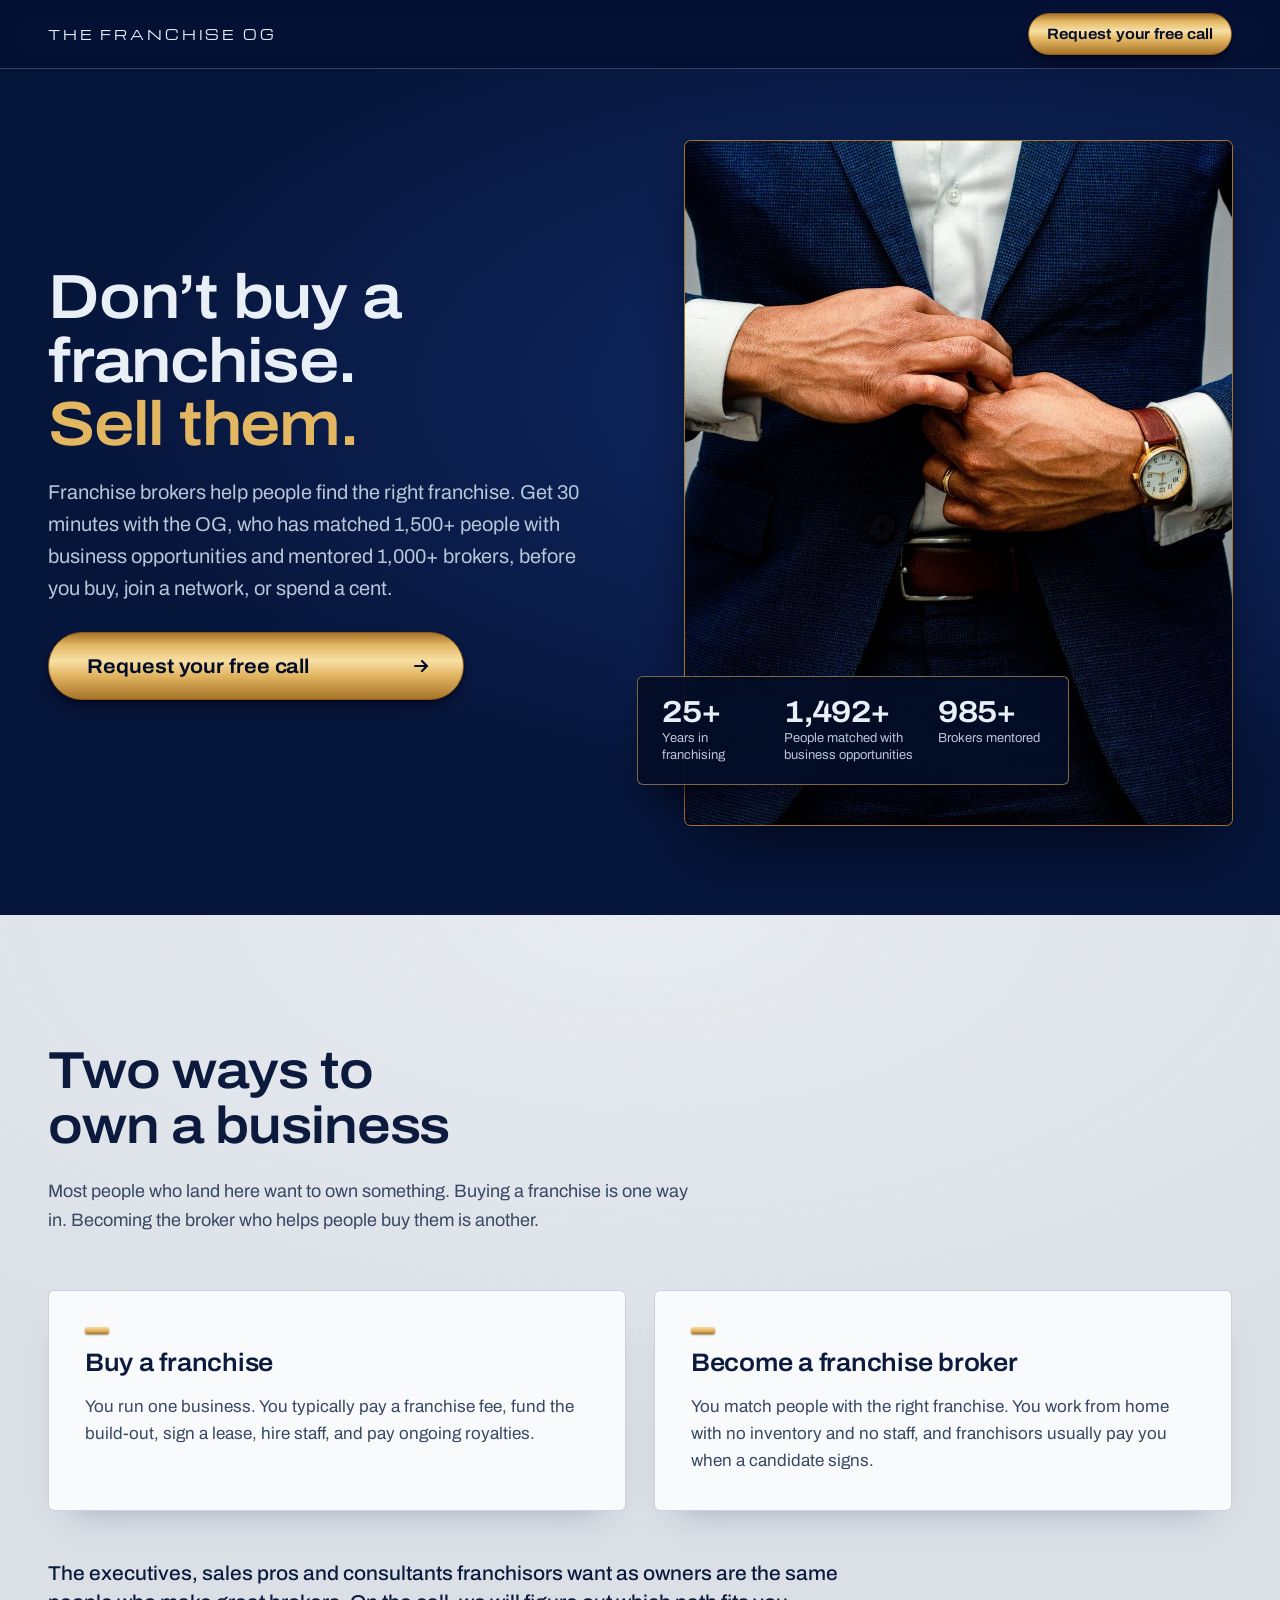
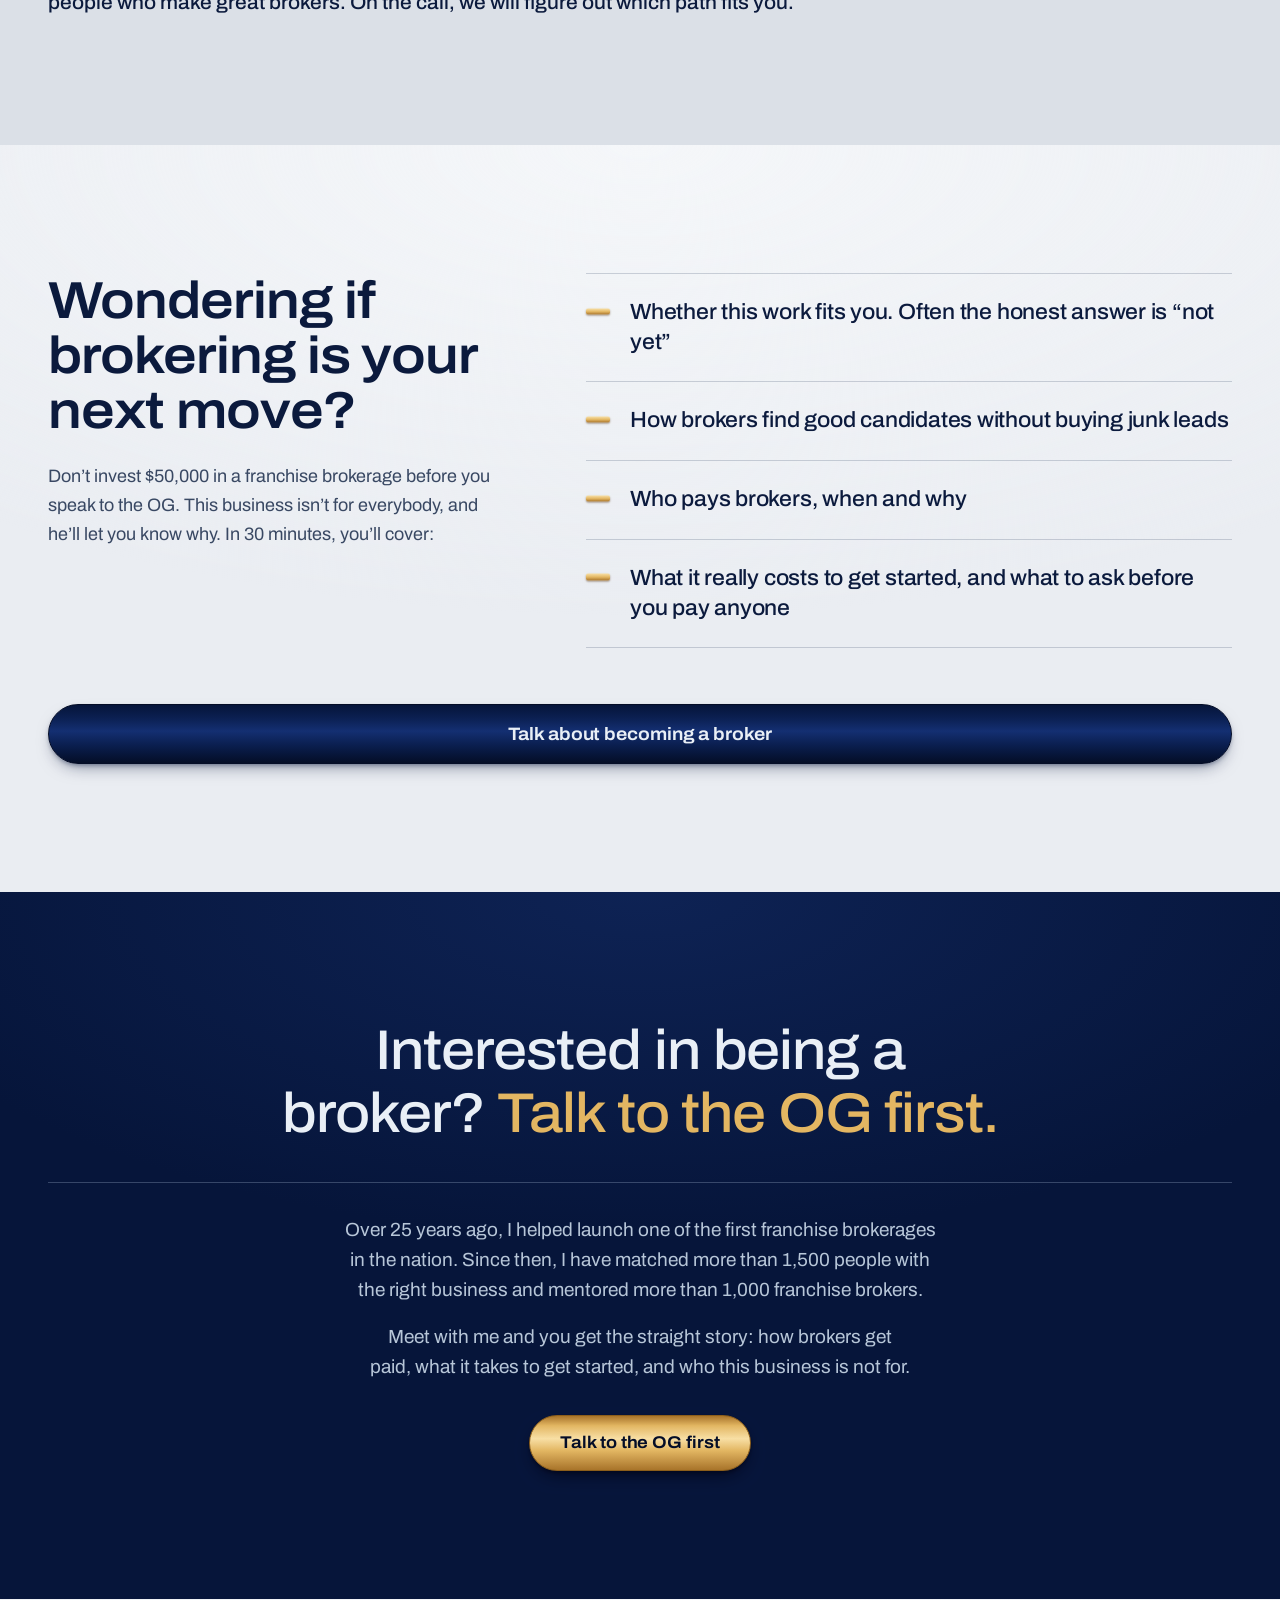
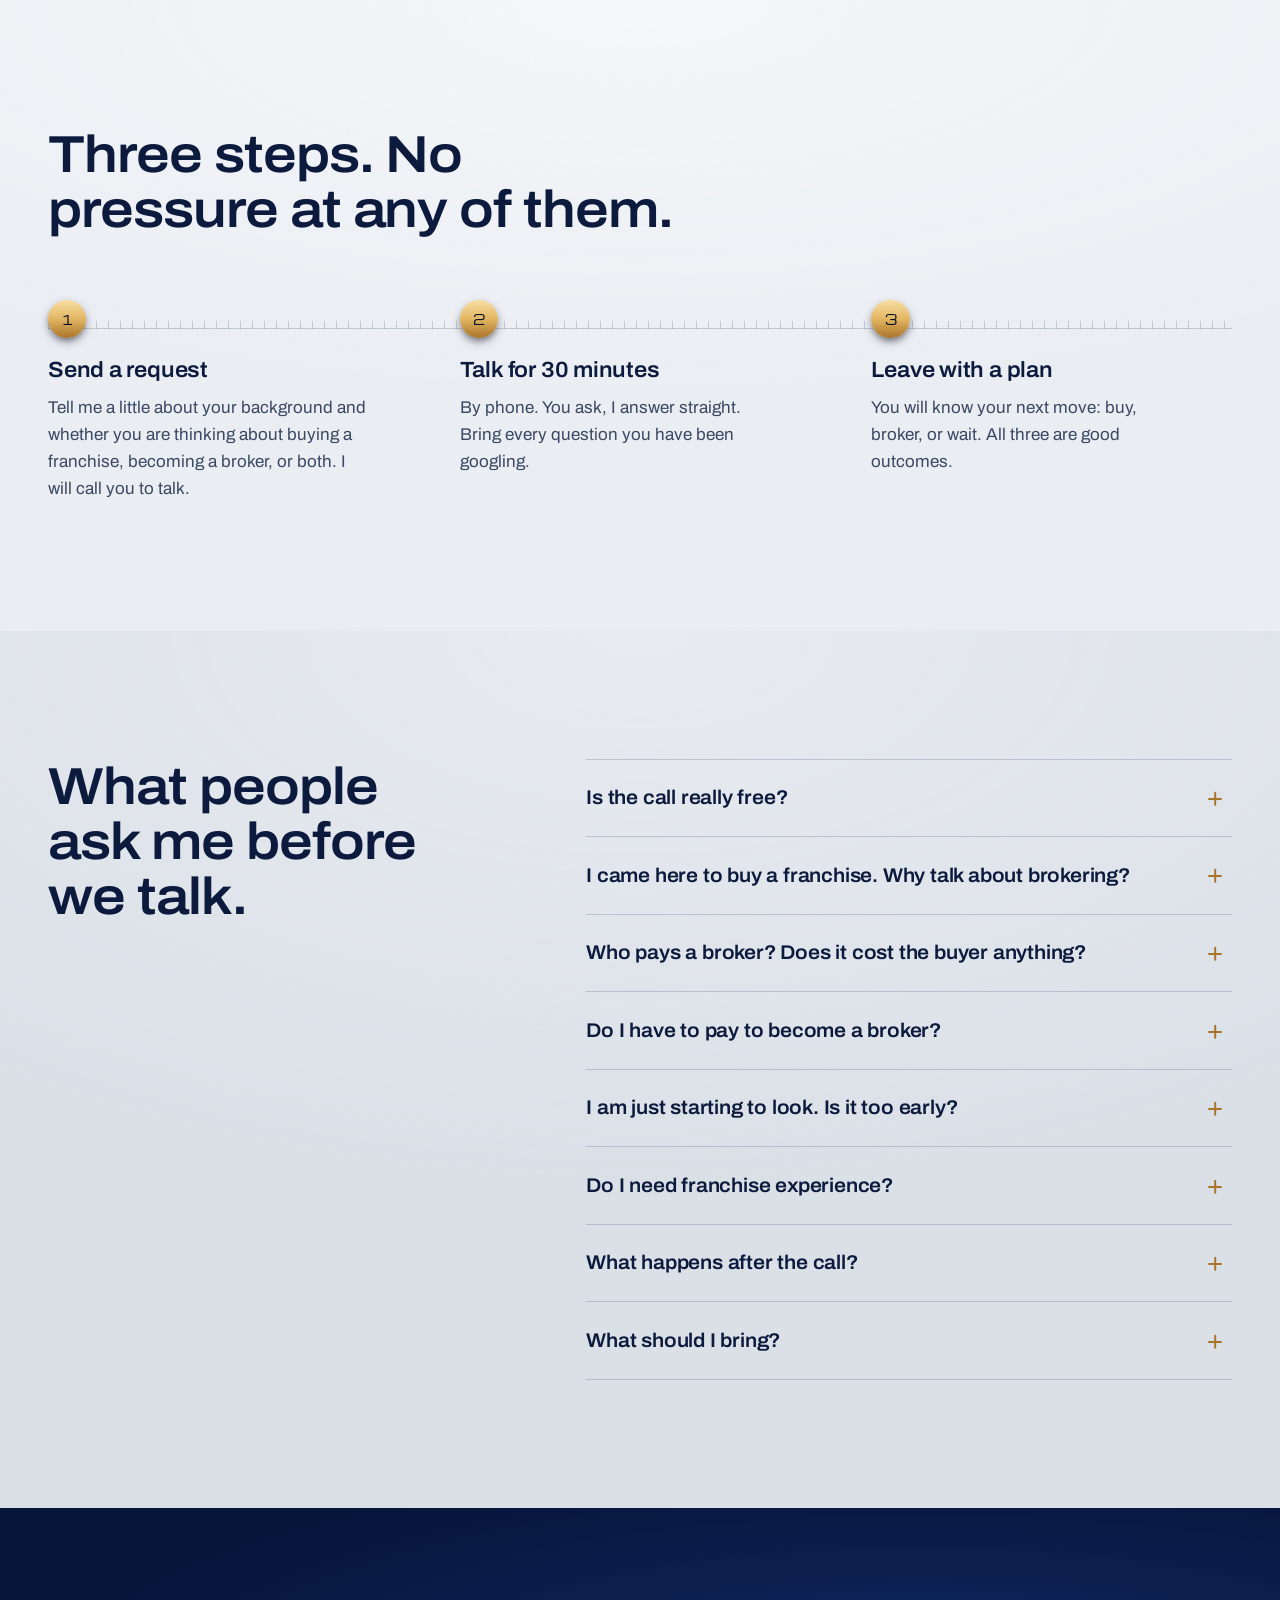
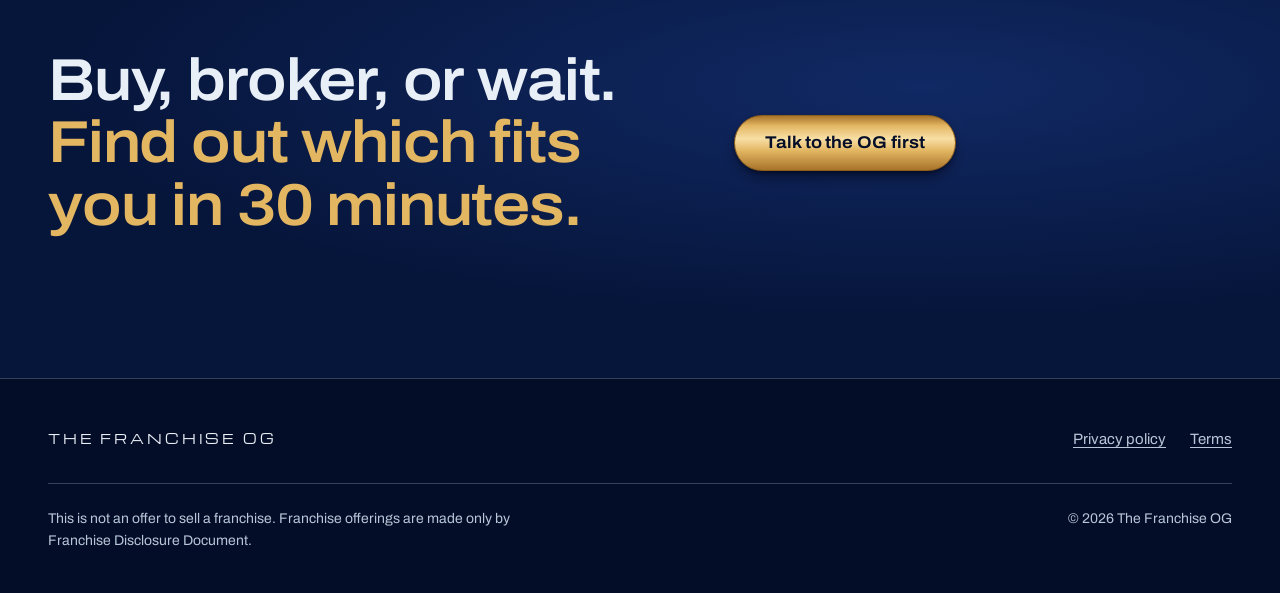
<file: index.html>
<!doctype html>
<html lang="en">
<head>
  <meta charset="utf-8">
  <meta name="viewport" content="width=device-width, initial-scale=1">
  <title>Thinking about buying a franchise? Talk to The Franchise OG first</title>
  <meta name="description" content="Before you buy a franchise, consider selling them. Free 30-minute call with a 25-year veteran who has matched 1,500+ people with business opportunities and mentored 1,000+ brokers.">
  <meta property="og:title" content="Don't buy a franchise. Sell them.">
  <meta property="og:description" content="A free 30-minute call with a 25-year franchise veteran. Straight answers, no pressure.">
  <meta property="og:image" content="images/og-headshot.jpg">
  <meta name="theme-color" content="#0f1a3d">
  <link rel="preload" href="fonts/archivo-var.woff2" as="font" type="font/woff2" crossorigin>
  <link rel="preload" href="fonts/michroma.woff2" as="font" type="font/woff2" crossorigin>
  <link rel="stylesheet" href="styles.css">
</head>
<body>
  <a class="skip-link" href="#main">Skip to content</a>

  <header class="masthead">
    <div class="wrap masthead__inner">
      <a class="wordmark" href="#main" aria-label="The Franchise OG, back to top">The Franchise OG</a>
      <a class="pusher pusher--small" data-booking href="mailto:topfranchises@gmail.com?subject=Free%20call%20request">Request your free call</a>
    </div>
  </header>

  <main id="main">
    <!-- Hero -->
    <section class="hero brushed" aria-labelledby="hero-title">
      <div class="wrap hero__grid">
        <div class="hero__copy">
          <h1 id="hero-title">Don&rsquo;t buy a franchise. <span class="gilt">Sell them.</span></h1>
          <p class="hero__lede">Franchise brokers help people find the right franchise. Get 30 minutes with the OG, who has matched 1,500+ people with business opportunities and mentored 1,000+ brokers, before you buy, join a network, or spend a cent.</p>
          <div class="hero__actions">
            <a class="pusher pusher--hero" data-booking href="mailto:topfranchises@gmail.com?subject=Free%20call%20request">Request your free call<svg class="pusher__arrow" viewBox="0 0 20 20" aria-hidden="true"><path d="M4 10h11M11 5l5 5-5 5"/></svg></a>
          </div>
        </div>

        <figure class="hero__photo">
          <img src="images/og-headshot.jpg" alt="The Franchise OG buttoning a navy suit jacket, gold watch on his wrist" width="940" height="1175" fetchpriority="high">
          <figcaption class="proof">
            <dl class="proof__figures">
              <div><dt>Years in franchising</dt><dd data-count="25">25+</dd></div>
              <div><dt>People matched with business opportunities</dt><dd data-count="1500">1,500+</dd></div>
              <div><dt>Brokers mentored</dt><dd data-count="1000">1,000+</dd></div>
            </dl>
          </figcaption>
        </figure>
      </div>
    </section>

    <!-- Two paths -->
    <section class="section opaline opaline--deep" aria-labelledby="paths-title">
      <div class="wrap paths">
        <div class="paths__head">
          <h2 id="paths-title">Two ways to own a business</h2>
          <p class="paths__intro">Most people who land here want to own something. Buying a franchise is one way in. Becoming the broker who helps people buy them is another.</p>
        </div>
        <ul class="cards cards--two">
          <li class="card">
            <span class="indices__mark" aria-hidden="true"></span>
            <h3>Buy a franchise</h3>
            <p>You run one business. You typically pay a franchise fee, fund the build-out, sign a lease, hire staff, and pay ongoing royalties.</p>
          </li>
          <li class="card">
            <span class="indices__mark" aria-hidden="true"></span>
            <h3>Become a franchise broker</h3>
            <p>You match people with the right franchise. You work from home with no inventory and no staff, and franchisors usually pay you when a candidate signs.</p>
          </li>
        </ul>
        <p class="paths__close">The executives, sales pros and consultants franchisors want as owners are the same people who make great brokers. On the call, we will figure out which path fits you.</p>
      </div>
    </section>

    <!-- The broker path -->
    <section class="section opaline" aria-labelledby="fit-title">
      <div class="wrap fit">
        <div class="fit__head">
          <h2 id="fit-title">Wondering if brokering is your next move?</h2>
          <p class="fit__intro">Don&rsquo;t invest $50,000 in a franchise brokerage before you speak to the OG. This business isn&rsquo;t for everybody, and he&rsquo;ll let you know why. In 30 minutes, you&rsquo;ll cover:</p>
        </div>
        <ol class="indices">
          <li><span class="indices__mark" aria-hidden="true"></span>Whether this work fits you. Often the honest answer is &ldquo;not yet&rdquo;</li>
          <li><span class="indices__mark" aria-hidden="true"></span>How brokers find good candidates without buying junk leads</li>
          <li><span class="indices__mark" aria-hidden="true"></span>Who pays brokers, when and why</li>
          <li><span class="indices__mark" aria-hidden="true"></span>What it really costs to get started, and what to ask before you pay anyone</li>
        </ol>
        <div class="fit__foot">
          <a class="pusher pusher--navy" data-booking href="mailto:topfranchises@gmail.com?subject=Free%20call%20request">Talk about becoming a broker</a>
        </div>
      </div>
    </section>

    <!-- Meet the OG -->
    <section class="section why brushed brushed--quiet" aria-labelledby="why-title">
      <div class="wrap why__grid why__grid--solo">
        <div class="why__copy">
          <h2 id="why-title" class="why__quote">Interested in being a broker? <span class="gilt">Talk to the OG first.</span></h2>
          <div class="why__body">
            <!-- TODO: OG name line. Add as the first paragraph here once the facts are confirmed:
            <p>I'm [OG FULL NAME], founder of [BROKERAGE NAME] ([YEAR FOUNDED]).</p>
            -->
            <p>Over 25 years ago, I helped launch one of the first franchise brokerages in the nation. Since then, I have matched more than 1,500 people with the right business and mentored more than 1,000 franchise brokers.</p>
            <p>Meet with me and you get the straight story: how brokers get paid, what it takes to get started, and who this business is not for.</p>
            <a class="pusher why__cta" data-booking href="mailto:topfranchises@gmail.com?subject=Free%20call%20request">Talk to the OG first</a>
          </div>
        </div>
      </div>
    </section>

    <!-- TODO: Testimonials. Uncomment once you have three real, approved testimonials. Replace every [BRACKETED] value.
    <section class="section opaline" aria-labelledby="voices-title">
      <div class="wrap">
        <h2 id="voices-title" class="section__title">[SECTION HEADING, e.g. In their words]</h2>
        <ul class="cards cards--three">
          <li class="card">
            <figure class="quote">
              <blockquote><p>&ldquo;[QUOTE]&rdquo;</p></blockquote>
              <figcaption><span class="quote__name">[FULL NAME]</span><span class="quote__role">[ROLE, e.g. Franchise broker mentored by the OG, or Franchise owner at BRAND]</span></figcaption>
            </figure>
          </li>
          <li class="card">
            <figure class="quote">
              <blockquote><p>&ldquo;[QUOTE]&rdquo;</p></blockquote>
              <figcaption><span class="quote__name">[FULL NAME]</span><span class="quote__role">[ROLE, e.g. Franchise broker mentored by the OG, or Franchise owner at BRAND]</span></figcaption>
            </figure>
          </li>
          <li class="card">
            <figure class="quote">
              <blockquote><p>&ldquo;[QUOTE]&rdquo;</p></blockquote>
              <figcaption><span class="quote__name">[FULL NAME]</span><span class="quote__role">[ROLE, e.g. Franchise broker mentored by the OG, or Franchise owner at BRAND]</span></figcaption>
            </figure>
          </li>
        </ul>
      </div>
    </section>
    -->

    <!-- TODO: OG's take. Uncomment once you have the three lessons. Replace every [BRACKETED] value.
    <section class="section opaline opaline--deep" aria-labelledby="truths-title">
      <div class="wrap fit">
        <div class="fit__head">
          <h2 id="truths-title">What 25 years taught me</h2>
        </div>
        <ol class="indices">
          <li><span class="indices__mark" aria-hidden="true"></span>[HARD-WON TRUTH 1]</li>
          <li><span class="indices__mark" aria-hidden="true"></span>[HARD-WON TRUTH 2]</li>
          <li><span class="indices__mark" aria-hidden="true"></span>[HARD-WON TRUTH 3]</li>
        </ol>
      </div>
    </section>
    -->

    <!-- Steps -->
    <section class="section opaline" aria-labelledby="steps-title">
      <div class="wrap">
        <h2 id="steps-title" class="section__title">Three steps. No pressure at any of them.</h2>
        <ol class="track">
          <li class="track__step">
            <span class="track__num" aria-hidden="true">1</span>
            <h3>Send a request</h3>
            <p>Tell me a little about your background and whether you are thinking about buying a franchise, becoming a broker, or both. I will call you to talk.</p>
          </li>
          <li class="track__step">
            <span class="track__num" aria-hidden="true">2</span>
            <h3>Talk for 30 minutes</h3>
            <p>By phone. You ask, I answer straight. Bring every question you have been googling.</p>
          </li>
          <li class="track__step">
            <span class="track__num" aria-hidden="true">3</span>
            <h3>Leave with a plan</h3>
            <p>You will know your next move: buy, broker, or wait. All three are good outcomes.</p>
          </li>
        </ol>
      </div>
    </section>

    <!-- FAQ -->
    <section class="section opaline opaline--deep" aria-labelledby="faq-title">
      <div class="wrap faq">
        <h2 id="faq-title" class="section__title">What people ask me before we talk.</h2>
        <div class="faq__list">
          <details>
            <summary>Is the call really free?</summary>
            <p>Yes. No cost and no obligation. If brokering fits you, I will tell you how to start. If it doesn&rsquo;t, I will tell you that too.</p>
          </details>
          <details>
            <summary>I came here to buy a franchise. Why talk about brokering?</summary>
            <p>Because the skills that make a strong franchise owner often make a strong broker, and brokering does not require funding a location. We will look at both paths and you decide.</p>
          </details>
          <!-- TODO: Only add this if the OG still helps buyers find a franchise.
          <details>
            <summary>Can you still help me buy a franchise if brokering isn&rsquo;t for me?</summary>
            <p>Yes. Helping people find the right franchise is what I have done for 25 years.</p>
          </details>
          -->
          <details>
            <summary>Who pays a broker? Does it cost the buyer anything?</summary>
            <p>Franchisors usually pay the broker when a candidate signs. A buyer typically pays nothing for a broker&rsquo;s help.</p>
          </details>
          <details>
            <summary>Do I have to pay to become a broker?</summary>
            <p>Often, yes. Many broker networks charge to join and train you. On the call, I will walk you through what those costs look like and what to ask before you pay anyone.</p>
          </details>
          <details>
            <summary>I am just starting to look. Is it too early?</summary>
            <p>No. Most people I talk to are early. That is the best time to call, before you sign with anyone or spend money on anything.</p>
          </details>
          <details>
            <summary>Do I need franchise experience?</summary>
            <p>No. Many good brokers came from corporate sales, HR or consulting. What you bring matters more than what you know today.</p>
          </details>
          <details>
            <summary>What happens after the call?</summary>
            <p>Nothing you don&rsquo;t choose. You will leave knowing your next move: buy, broker, or wait. Any follow-up is up to you.</p>
          </details>
          <details>
            <summary>What should I bring?</summary>
            <p>Your background, what draws you to franchising, and any franchises or broker networks you are already looking at. That is plenty.</p>
          </details>
        </div>
      </div>
    </section>

    <!-- Final CTA -->
    <section class="closer brushed" aria-labelledby="closer-title">
      <div class="wrap closer__inner">
        <h2 id="closer-title">Buy, broker, or wait. <span class="gilt">Find out which fits you in 30 minutes.</span></h2>
        <div class="closer__cta">
          <div class="closer__actions">
            <a class="pusher" data-booking href="mailto:topfranchises@gmail.com?subject=Free%20call%20request">Talk to the OG first</a>
          </div>
        </div>
      </div>
    </section>
  </main>

  <div class="dock" id="dock" aria-hidden="true">
    <a class="pusher dock__btn" data-booking href="mailto:topfranchises@gmail.com?subject=Free%20call%20request" tabindex="-1">Request your free call</a>
  </div>

  <footer class="footer">
    <div class="wrap">
      <div class="footer__top">
        <span class="wordmark">The Franchise OG</span>
        <nav class="footer__links" aria-label="Legal">
          <a href="privacy.html">Privacy policy</a>
          <a href="terms.html">Terms</a>
        </nav>
      </div>
      <div class="footer__fine">
        <p>This is not an offer to sell a franchise. Franchise offerings are made only by Franchise Disclosure Document.</p>
        <!-- TODO: Confirm this is accurate before uncommenting.
        <p>The Franchise OG is a service of MFO Inc.</p>
        -->
        <p>&copy; 2026 The Franchise OG</p>
      </div>
    </div>
  </footer>

  <dialog class="request" id="request" aria-labelledby="request-title" aria-describedby="request-intro">
    <div class="request__panel">
      <button class="request__close" type="button" data-request-close aria-label="Close">
        <svg viewBox="0 0 20 20" aria-hidden="true"><path d="M5 5l10 10M15 5L5 15"/></svg>
      </button>

      <div class="request__form-view">
        <h2 id="request-title">Request your free call</h2>
        <p id="request-intro" class="request__intro">Leave your details and I will call you for a free, 30-minute conversation about buying a franchise or becoming a broker. No cost, no obligation.</p>

        <form class="request__form" id="request-form" novalidate>
          <div class="field-row">
            <div class="field">
              <label for="rq-first">First name</label>
              <input id="rq-first" name="first_name" type="text" autocomplete="given-name" required>
              <p class="field__error" id="rq-first-error" hidden>Enter your first name.</p>
            </div>
            <div class="field">
              <label for="rq-last">Last name</label>
              <input id="rq-last" name="last_name" type="text" autocomplete="family-name" required>
              <p class="field__error" id="rq-last-error" hidden>Enter your last name.</p>
            </div>
          </div>
          <div class="field">
            <label for="rq-phone">Mobile number</label>
            <input id="rq-phone" name="phone" type="tel" autocomplete="tel" inputmode="tel" required>
            <p class="field__error" id="rq-phone-error" hidden>Enter a mobile number with at least 10 digits.</p>
          </div>
          <div class="field">
            <label for="rq-email">Email</label>
            <input id="rq-email" name="email" type="email" autocomplete="email" inputmode="email" required>
            <p class="field__error" id="rq-email-error" hidden>Enter an email address like name@example.com.</p>
          </div>
          <div class="field">
            <label for="rq-role">Current role</label>
            <input id="rq-role" name="current_role" type="text" autocomplete="organization-title" required>
            <p class="field__error" id="rq-role-error" hidden>Enter your current role.</p>
          </div>
          <div class="field field--trap" aria-hidden="true">
            <label for="rq-hpx">Leave this field empty</label>
            <input id="rq-hpx" name="hpx_check" type="text" tabindex="-1" autocomplete="one-time-code">
          </div>

          <div class="consent-check">
            <input id="rq-sms" name="sms_consent" type="checkbox" value="yes">
            <label for="rq-sms">Text me (optional). I agree to receive text messages from MFO Inc. (The Franchise OG) at the mobile number above, including call scheduling and reminders, follow-ups about my request, and information about franchise brokering opportunities. Message frequency varies. Message and data rates may apply. Reply STOP to opt out or HELP for help. Consent is not a condition of any purchase.</label>
          </div>

          <button class="pusher pusher--navy request__submit" type="submit">Request your free call</button>
          <p class="request__status" role="alert" hidden></p>

          <p class="request__consent">By submitting, you agree that MFO Inc. may contact you by phone and email at the details above about your request and franchise brokering opportunities. We will only text you if you check the box above, and you can still request a call without it. See our <a href="privacy.html">Privacy policy</a> and <a href="terms.html">Terms</a>.</p>
        </form>
      </div>

      <div class="request__done" hidden tabindex="-1">
        <h2 class="request__done-title">Thanks<span data-first-name></span>. Your request is in.</h2>
        <p>I will call you at <strong data-phone></strong> to talk. If you need to reach me first, email topfranchises@gmail.com.</p>
        <button class="pusher pusher--navy" type="button" data-request-close>Close</button>
      </div>
    </div>
  </dialog>


  <script>
    // Paste the URL of your GoHighLevel workflow's "Inbound Webhook" trigger here.
    // Every [data-booking] button opens the request form; submissions are sent to this URL.
    const REQUEST_WEBHOOK_URL = "https://services.leadconnectorhq.com/hooks/dVmgNgXVCJPMQwBu9OgU/webhook-trigger/ded3cf5e-1536-4471-889d-f4fb7a57a7da";

    // LinkedIn lead conversion: paste the conversion ID from Campaign Manager
    // (Analyze > Conversion tracking > your "Lead" conversion, method "Event-specific").
    // Left empty, no conversion is sent.
    const LINKEDIN_LEAD_CONVERSION_ID = "30625060";
    const trackLinkedInLead = () => {
      if (!LINKEDIN_LEAD_CONVERSION_ID || typeof window.lintrk !== "function") return;
      try { window.lintrk("track", { conversion_id: Number(LINKEDIN_LEAD_CONVERSION_ID) }); } catch (_) {}
    };

    const dialog = document.getElementById("request");
    const form = document.getElementById("request-form");
    const formView = dialog.querySelector(".request__form-view");
    const doneView = dialog.querySelector(".request__done");
    const status = form.querySelector(".request__status");
    const submit = form.querySelector(".request__submit");

    document.querySelectorAll("[data-booking]").forEach((a) => {
      a.addEventListener("click", (e) => {
        if (typeof dialog.showModal !== "function") return; // very old browsers fall back to the email link
        e.preventDefault();
        if (!doneView.hidden) { form.reset(); doneView.hidden = true; formView.hidden = false; }
        dialog.showModal();
      });
    });
    dialog.querySelectorAll("[data-request-close]").forEach((b) => b.addEventListener("click", () => dialog.close()));
    dialog.addEventListener("click", (e) => { if (e.target === dialog) dialog.close(); });

    const checks = {
      first_name: (v) => v.trim().length >= 1,
      last_name: (v) => v.trim().length >= 1,
      phone: (v) => v.replace(/\D/g, "").length >= 10,
      email: (v) => /^[^\s@]+@[^\s@]+\.[^\s@]+$/.test(v.trim()),
      current_role: (v) => v.trim().length >= 1,
    };
    const validate = (input) => {
      const ok = checks[input.name](input.value);
      const err = document.getElementById(input.id + "-error");
      err.hidden = ok;
      input.setAttribute("aria-invalid", String(!ok));
      if (ok) input.removeAttribute("aria-describedby"); else input.setAttribute("aria-describedby", err.id);
      return ok;
    };
    Object.keys(checks).forEach((name) => {
      form.elements[name].addEventListener("blur", (e) => { if (e.target.value) validate(e.target); });
      form.elements[name].addEventListener("input", (e) => { if (e.target.getAttribute("aria-invalid") === "true") validate(e.target); });
    });


    // Sent as a plain form post: no preflight, so it always reaches the webhook once.
    // The browser can't read the reply, so only network failures show an error.
    const send = (payload) =>
      fetch(REQUEST_WEBHOOK_URL, { method: "POST", mode: "no-cors", body: new URLSearchParams(payload) });

    form.addEventListener("submit", async (e) => {
      e.preventDefault();
      status.hidden = true;
      const invalid = Object.keys(checks).map((n) => form.elements[n]).filter((i) => !validate(i));
      if (invalid.length) { invalid[0].focus(); return; }

      const clean = (v) => v.trim().replace(/\s+/g, " ");
      const firstName = clean(form.elements.first_name.value);
      const lastName = clean(form.elements.last_name.value);
      const params = new URLSearchParams(location.search);
      const payload = {
        full_name: firstName + " " + lastName,
        first_name: firstName,
        last_name: lastName,
        phone: form.elements.phone.value.trim(),
        email: form.elements.email.value.trim(),
        current_role: clean(form.elements.current_role.value),
        sms_consent: form.elements.sms_consent.checked ? "yes" : "no",
        sms_consent_text: form.elements.sms_consent.checked ? clean(form.querySelector('label[for="rq-sms"]').textContent) : "",
        source: "The Franchise OG website",
        page_url: location.href,
        utm_source: params.get("utm_source") || "",
        utm_medium: params.get("utm_medium") || "",
        utm_campaign: params.get("utm_campaign") || "",
        utm_content: params.get("utm_content") || "",
        utm_term: params.get("utm_term") || "",
        submitted_at: new Date().toISOString(),
      };

      const showDone = () => {
        dialog.querySelector("[data-first-name]").textContent = ", " + firstName;
        dialog.querySelector("[data-phone]").textContent = payload.phone;
        formView.hidden = true;
        doneView.hidden = false;
        doneView.focus();
      };

      // A filled trap field usually means a bot. Still send it, flagged, so a real lead is never dropped.
      payload.spam_check = form.elements.hpx_check.value ? "flagged" : "ok";

      submit.disabled = true;
      submit.textContent = "Sending\u2026";
      try {
        if (REQUEST_WEBHOOK_URL.includes("REPLACE-ME")) throw new Error("Webhook URL not set");
        await send(payload);
        if (payload.spam_check === "ok") trackLinkedInLead();
        showDone();
      } catch (err) {
        status.textContent = "Your request didn\u2019t go through. Please try again, or email topfranchises@gmail.com and I will call you.";
        status.hidden = false;
      } finally {
        submit.disabled = false;
        submit.textContent = "Request your free call";
      }
    });

    // Phones: pin a request button to the bottom once the hero button has scrolled away,
    // and tuck it away again near the closing section and footer, which have their own.
    const dock = document.getElementById("dock");
    if ("IntersectionObserver" in window) {
      const seen = new Map();
      const watched = [document.querySelector(".hero__actions"), document.querySelector(".closer"), document.querySelector(".footer")];
      const io = new IntersectionObserver((entries) => {
        entries.forEach((e) => seen.set(e.target, e.isIntersecting));
        const show = seen.has(watched[0]) && watched.every((el) => !seen.get(el));
        dock.classList.toggle("is-shown", show);
        dock.setAttribute("aria-hidden", String(!show));
        dock.querySelector("a").tabIndex = show ? 0 : -1;
      });
      watched.forEach((el) => io.observe(el));
    }

    // Count the hero figures up from zero when they come into view.
    // The final numbers are already in the HTML, so nothing is hidden if this never runs.
    const figures = document.querySelectorAll("[data-count]");
    if (figures.length && "IntersectionObserver" in window && !matchMedia("(prefers-reduced-motion: reduce)").matches) {
      const format = (n) => n.toLocaleString("en-US") + "+";
      const countUp = (el, delay) => {
        const target = Number(el.dataset.count);
        el.style.minWidth = el.offsetWidth + "px";
        el.textContent = format(0);
        const start = performance.now() + delay;
        const dur = 2000;
        const tick = (now) => {
          const p = Math.min(Math.max((now - start) / dur, 0), 1);
          el.textContent = format(Math.round(target * (1 - Math.pow(1 - p, 4))));
          if (p < 1) requestAnimationFrame(tick);
        };
        requestAnimationFrame(tick);
      };
      const io = new IntersectionObserver((entries) => {
        if (!entries.some((e) => e.isIntersecting)) return;
        io.disconnect();
        figures.forEach((el, i) => countUp(el, i * 160));
      }, { threshold: 0.6 });
      io.observe(figures[0].closest("dl"));
    }
  </script>
  <!-- LinkedIn Insight Tag -->
  <script type="text/javascript">
  _linkedin_partner_id = "10433236";
  window._linkedin_data_partner_ids = window._linkedin_data_partner_ids || [];
  window._linkedin_data_partner_ids.push(_linkedin_partner_id);
  </script><script type="text/javascript">
  (function(l) {
  if (!l){window.lintrk = function(a,b){window.lintrk.q.push([a,b])};
  window.lintrk.q=[]}
  var s = document.getElementsByTagName("script")[0];
  var b = document.createElement("script");
  b.type = "text/javascript";b.async = true;
  b.src = "https://snap.licdn.com/li.lms-analytics/insight.min.js";
  s.parentNode.insertBefore(b, s);})(window.lintrk);
  </script>
  <noscript>
  <img height="1" width="1" style="display:none;" alt="" src="https://px.ads.linkedin.com/collect/?pid=10433236&fmt=gif" />
  </noscript>
</body>
</html>
</file>
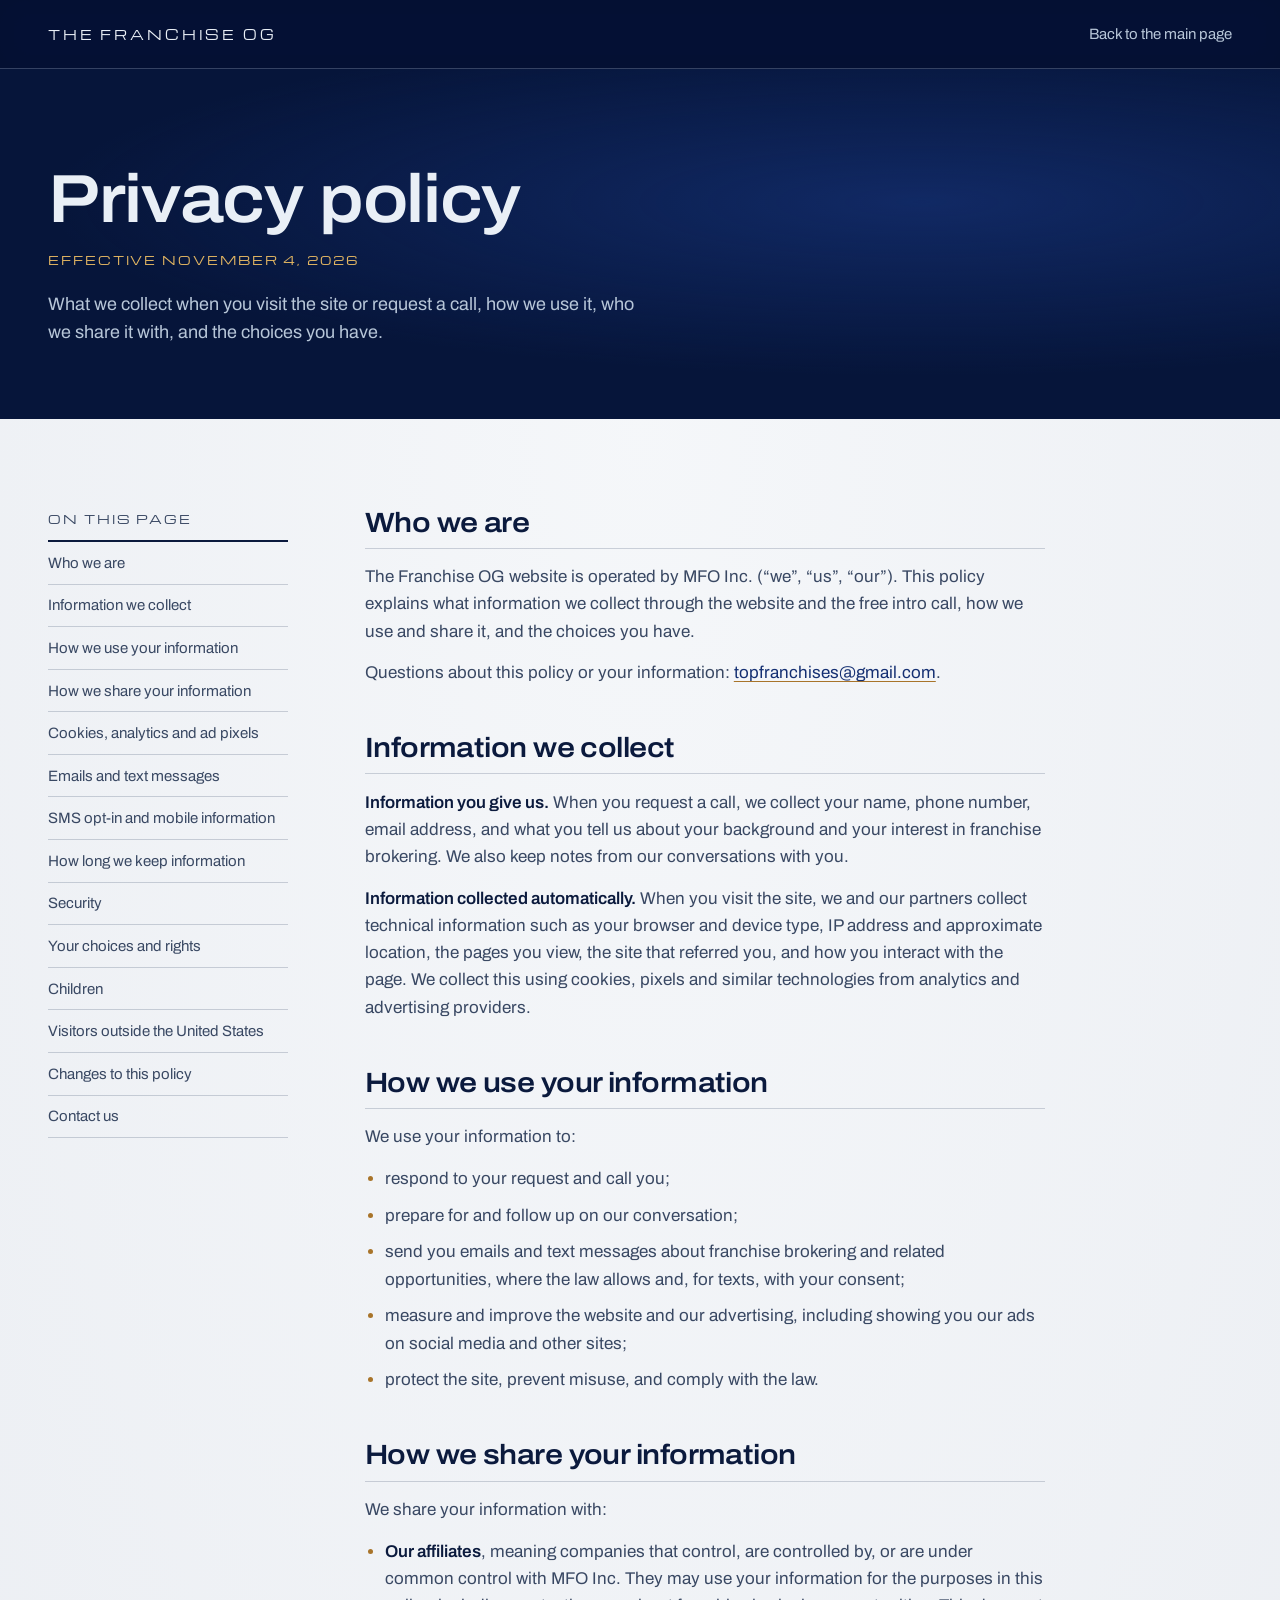
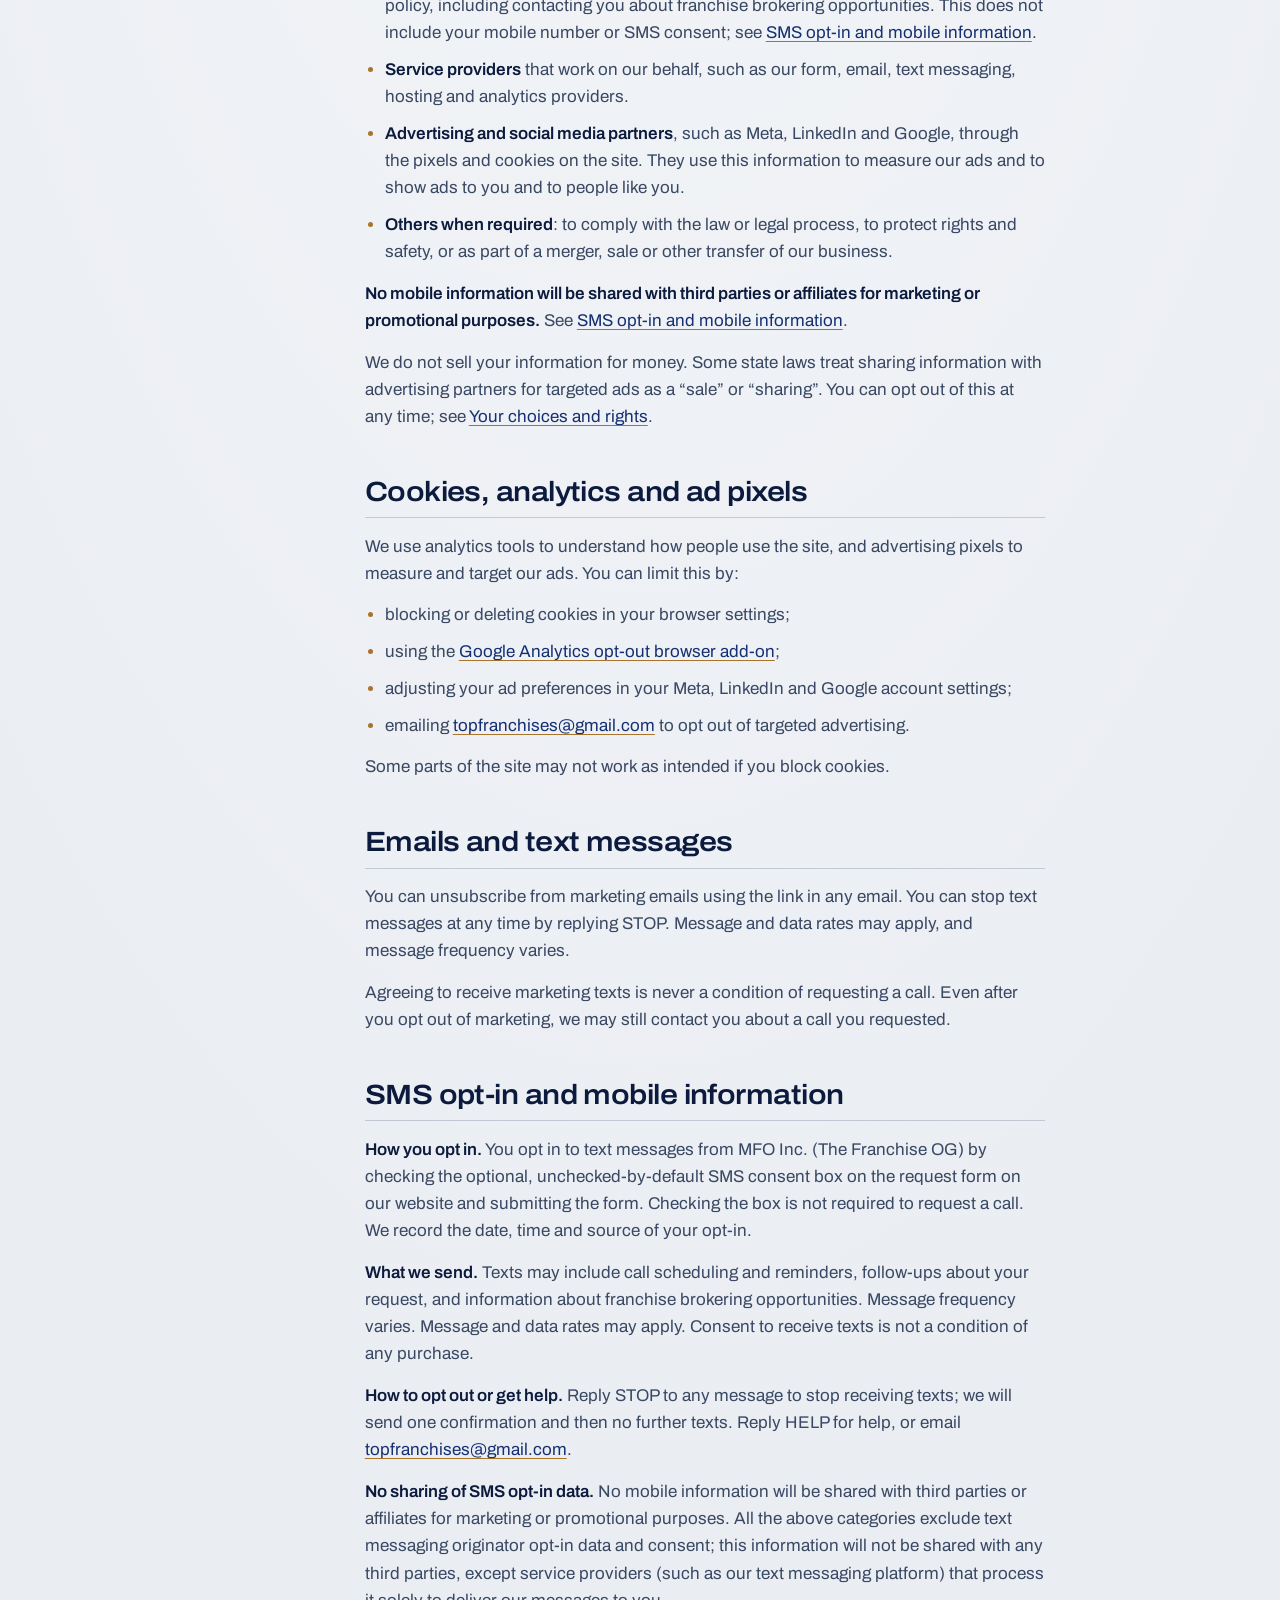
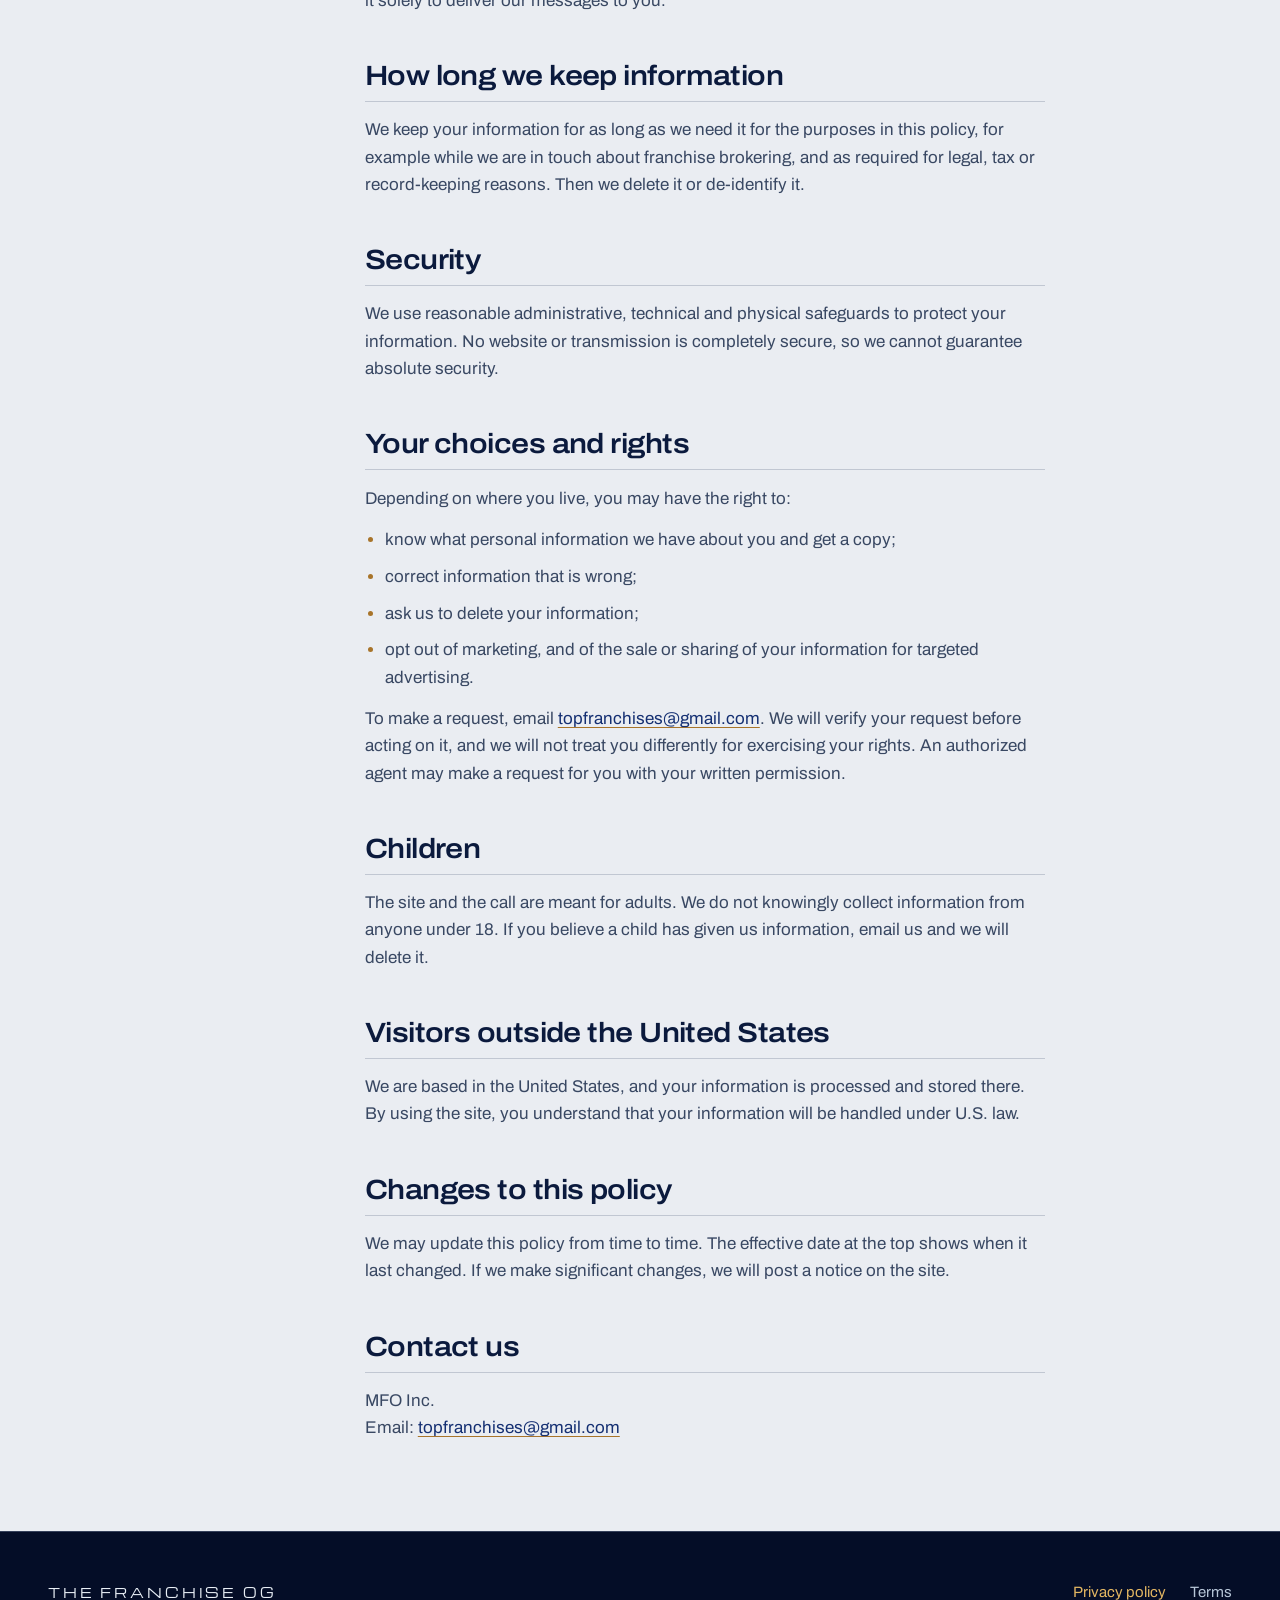
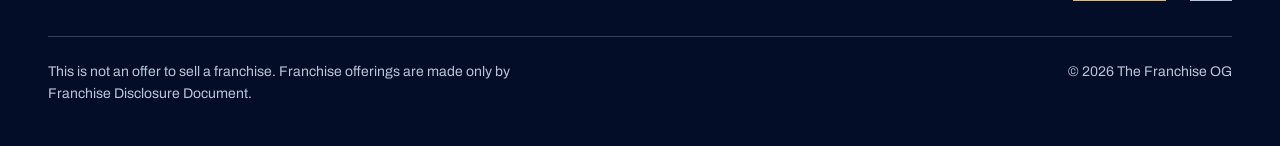
<file: privacy.html>
<!doctype html>
<html lang="en">
<head>
  <meta charset="utf-8">
  <meta name="viewport" content="width=device-width, initial-scale=1">
  <title>Privacy policy | The Franchise OG</title>
  <meta name="description" content="How The Franchise OG collects, uses and shares information from visitors and people who request a call.">
  <meta name="robots" content="noindex">
  <meta name="theme-color" content="#0f1a3d">
  <link rel="preload" href="fonts/archivo-var.woff2" as="font" type="font/woff2" crossorigin>
  <link rel="stylesheet" href="styles.css">
</head>
<body>
  <a class="skip-link" href="#main">Skip to content</a>

  <header class="masthead">
    <div class="wrap masthead__inner">
      <a class="wordmark" href="index.html">The Franchise OG</a>
      <a class="legal__back" href="index.html">Back to the main page</a>
    </div>
  </header>

  <main id="main">
    <section class="legal-hero brushed" aria-labelledby="legal-title">
      <div class="wrap">
        <h1 id="legal-title">Privacy policy</h1>
        <p class="legal-hero__meta">Effective November 4, 2026</p>
        <p class="legal-hero__lede">What we collect when you visit the site or request a call, how we use it, who we share it with, and the choices you have.</p>
      </div>
    </section>

    <div class="opaline">
      <div class="wrap legal">
        <nav class="legal__toc" aria-label="On this page">
          <p class="legal__toc-title">On this page</p>
          <ol>
            <li><a href="#who">Who we are</a></li>
            <li><a href="#collect">Information we collect</a></li>
            <li><a href="#use">How we use your information</a></li>
            <li><a href="#share">How we share your information</a></li>
            <li><a href="#cookies">Cookies, analytics and ad pixels</a></li>
            <li><a href="#marketing">Emails and text messages</a></li>
            <li><a href="#sms">SMS opt-in and mobile information</a></li>
            <li><a href="#retention">How long we keep information</a></li>
            <li><a href="#security">Security</a></li>
            <li><a href="#rights">Your choices and rights</a></li>
            <li><a href="#children">Children</a></li>
            <li><a href="#international">Visitors outside the United States</a></li>
            <li><a href="#changes">Changes to this policy</a></li>
            <li><a href="#contact">Contact us</a></li>
          </ol>
        </nav>
        <div class="legal__body">
          <section id="who" aria-labelledby="who-h">
            <h2 id="who-h">Who we are</h2>
            <p>The Franchise OG website is operated by MFO Inc. (&ldquo;we&rdquo;, &ldquo;us&rdquo;, &ldquo;our&rdquo;). This policy explains what information we collect through the website and the free intro call, how we use and share it, and the choices you have.</p>
            <p>Questions about this policy or your information: <a href="mailto:topfranchises@gmail.com">topfranchises@gmail.com</a>.</p>
          </section>
          <section id="collect" aria-labelledby="collect-h">
            <h2 id="collect-h">Information we collect</h2>
            <p><strong>Information you give us.</strong> When you request a call, we collect your name, phone number, email address, and what you tell us about your background and your interest in franchise brokering. We also keep notes from our conversations with you.</p>
            <p><strong>Information collected automatically.</strong> When you visit the site, we and our partners collect technical information such as your browser and device type, IP address and approximate location, the pages you view, the site that referred you, and how you interact with the page. We collect this using cookies, pixels and similar technologies from analytics and advertising providers.</p>
          </section>
          <section id="use" aria-labelledby="use-h">
            <h2 id="use-h">How we use your information</h2>
            <p>We use your information to:</p>
            <ul>
              <li>respond to your request and call you;</li>
              <li>prepare for and follow up on our conversation;</li>
              <li>send you emails and text messages about franchise brokering and related opportunities, where the law allows and, for texts, with your consent;</li>
              <li>measure and improve the website and our advertising, including showing you our ads on social media and other sites;</li>
              <li>protect the site, prevent misuse, and comply with the law.</li>
            </ul>
          </section>
          <section id="share" aria-labelledby="share-h">
            <h2 id="share-h">How we share your information</h2>
            <p>We share your information with:</p>
            <ul>
              <li><strong>Our affiliates</strong>, meaning companies that control, are controlled by, or are under common control with MFO Inc. They may use your information for the purposes in this policy, including contacting you about franchise brokering opportunities. This does not include your mobile number or SMS consent; see <a href="#sms">SMS opt-in and mobile information</a>.</li>
              <li><strong>Service providers</strong> that work on our behalf, such as our form, email, text messaging, hosting and analytics providers.</li>
              <li><strong>Advertising and social media partners</strong>, such as Meta, LinkedIn and Google, through the pixels and cookies on the site. They use this information to measure our ads and to show ads to you and to people like you.</li>
              <li><strong>Others when required</strong>: to comply with the law or legal process, to protect rights and safety, or as part of a merger, sale or other transfer of our business.</li>
            </ul>
            <p><strong>No mobile information will be shared with third parties or affiliates for marketing or promotional purposes.</strong> See <a href="#sms">SMS opt-in and mobile information</a>.</p>
            <p>We do not sell your information for money. Some state laws treat sharing information with advertising partners for targeted ads as a &ldquo;sale&rdquo; or &ldquo;sharing&rdquo;. You can opt out of this at any time; see <a href="#rights">Your choices and rights</a>.</p>
          </section>
          <section id="cookies" aria-labelledby="cookies-h">
            <h2 id="cookies-h">Cookies, analytics and ad pixels</h2>
            <p>We use analytics tools to understand how people use the site, and advertising pixels to measure and target our ads. You can limit this by:</p>
            <ul>
              <li>blocking or deleting cookies in your browser settings;</li>
              <li>using the <a href="https://tools.google.com/dlpage/gaoptout" rel="noopener">Google Analytics opt-out browser add-on</a>;</li>
              <li>adjusting your ad preferences in your Meta, LinkedIn and Google account settings;</li>
              <li>emailing <a href="mailto:topfranchises@gmail.com">topfranchises@gmail.com</a> to opt out of targeted advertising.</li>
            </ul>
            <p>Some parts of the site may not work as intended if you block cookies.</p>
          </section>
          <section id="marketing" aria-labelledby="marketing-h">
            <h2 id="marketing-h">Emails and text messages</h2>
            <p>You can unsubscribe from marketing emails using the link in any email. You can stop text messages at any time by replying STOP. Message and data rates may apply, and message frequency varies.</p>
            <p>Agreeing to receive marketing texts is never a condition of requesting a call. Even after you opt out of marketing, we may still contact you about a call you requested.</p>
          </section>
          <section id="sms" aria-labelledby="sms-h">
            <h2 id="sms-h">SMS opt-in and mobile information</h2>
            <p><strong>How you opt in.</strong> You opt in to text messages from MFO Inc. (The Franchise OG) by checking the optional, unchecked-by-default SMS consent box on the request form on our website and submitting the form. Checking the box is not required to request a call. We record the date, time and source of your opt-in.</p>
            <p><strong>What we send.</strong> Texts may include call scheduling and reminders, follow-ups about your request, and information about franchise brokering opportunities. Message frequency varies. Message and data rates may apply. Consent to receive texts is not a condition of any purchase.</p>
            <p><strong>How to opt out or get help.</strong> Reply STOP to any message to stop receiving texts; we will send one confirmation and then no further texts. Reply HELP for help, or email <a href="mailto:topfranchises@gmail.com">topfranchises@gmail.com</a>.</p>
            <p><strong>No sharing of SMS opt-in data.</strong> No mobile information will be shared with third parties or affiliates for marketing or promotional purposes. All the above categories exclude text messaging originator opt-in data and consent; this information will not be shared with any third parties, except service providers (such as our text messaging platform) that process it solely to deliver our messages to you.</p>
          </section>
          <section id="retention" aria-labelledby="retention-h">
            <h2 id="retention-h">How long we keep information</h2>
            <p>We keep your information for as long as we need it for the purposes in this policy, for example while we are in touch about franchise brokering, and as required for legal, tax or record-keeping reasons. Then we delete it or de-identify it.</p>
          </section>
          <section id="security" aria-labelledby="security-h">
            <h2 id="security-h">Security</h2>
            <p>We use reasonable administrative, technical and physical safeguards to protect your information. No website or transmission is completely secure, so we cannot guarantee absolute security.</p>
          </section>
          <section id="rights" aria-labelledby="rights-h">
            <h2 id="rights-h">Your choices and rights</h2>
            <p>Depending on where you live, you may have the right to:</p>
            <ul>
              <li>know what personal information we have about you and get a copy;</li>
              <li>correct information that is wrong;</li>
              <li>ask us to delete your information;</li>
              <li>opt out of marketing, and of the sale or sharing of your information for targeted advertising.</li>
            </ul>
            <p>To make a request, email <a href="mailto:topfranchises@gmail.com">topfranchises@gmail.com</a>. We will verify your request before acting on it, and we will not treat you differently for exercising your rights. An authorized agent may make a request for you with your written permission.</p>
          </section>
          <section id="children" aria-labelledby="children-h">
            <h2 id="children-h">Children</h2>
            <p>The site and the call are meant for adults. We do not knowingly collect information from anyone under 18. If you believe a child has given us information, email us and we will delete it.</p>
          </section>
          <section id="international" aria-labelledby="international-h">
            <h2 id="international-h">Visitors outside the United States</h2>
            <p>We are based in the United States, and your information is processed and stored there. By using the site, you understand that your information will be handled under U.S. law.</p>
          </section>
          <section id="changes" aria-labelledby="changes-h">
            <h2 id="changes-h">Changes to this policy</h2>
            <p>We may update this policy from time to time. The effective date at the top shows when it last changed. If we make significant changes, we will post a notice on the site.</p>
          </section>
          <section id="contact" aria-labelledby="contact-h">
            <h2 id="contact-h">Contact us</h2>
            <p>MFO Inc.<br>Email: <a href="mailto:topfranchises@gmail.com">topfranchises@gmail.com</a></p>
          </section>
        </div>
      </div>
    </div>
  </main>

  <footer class="footer">
    <div class="wrap">
      <div class="footer__top">
        <a class="wordmark" href="index.html">The Franchise OG</a>
        <nav class="footer__links" aria-label="Legal">
          <a href="privacy.html" aria-current="page">Privacy policy</a>
          <a href="terms.html">Terms</a>
        </nav>
      </div>
      <div class="footer__fine">
        <p>This is not an offer to sell a franchise. Franchise offerings are made only by Franchise Disclosure Document.</p>
        <p>&copy; 2026 The Franchise OG</p>
      </div>
    </div>
  </footer>
  <!-- LinkedIn Insight Tag -->
  <script type="text/javascript">
  _linkedin_partner_id = "10433236";
  window._linkedin_data_partner_ids = window._linkedin_data_partner_ids || [];
  window._linkedin_data_partner_ids.push(_linkedin_partner_id);
  </script><script type="text/javascript">
  (function(l) {
  if (!l){window.lintrk = function(a,b){window.lintrk.q.push([a,b])};
  window.lintrk.q=[]}
  var s = document.getElementsByTagName("script")[0];
  var b = document.createElement("script");
  b.type = "text/javascript";b.async = true;
  b.src = "https://snap.licdn.com/li.lms-analytics/insight.min.js";
  s.parentNode.insertBefore(b, s);})(window.lintrk);
  </script>
  <noscript>
  <img height="1" width="1" style="display:none;" alt="" src="https://px.ads.linkedin.com/collect/?pid=10433236&fmt=gif" />
  </noscript>
</body>
</html>
</file>
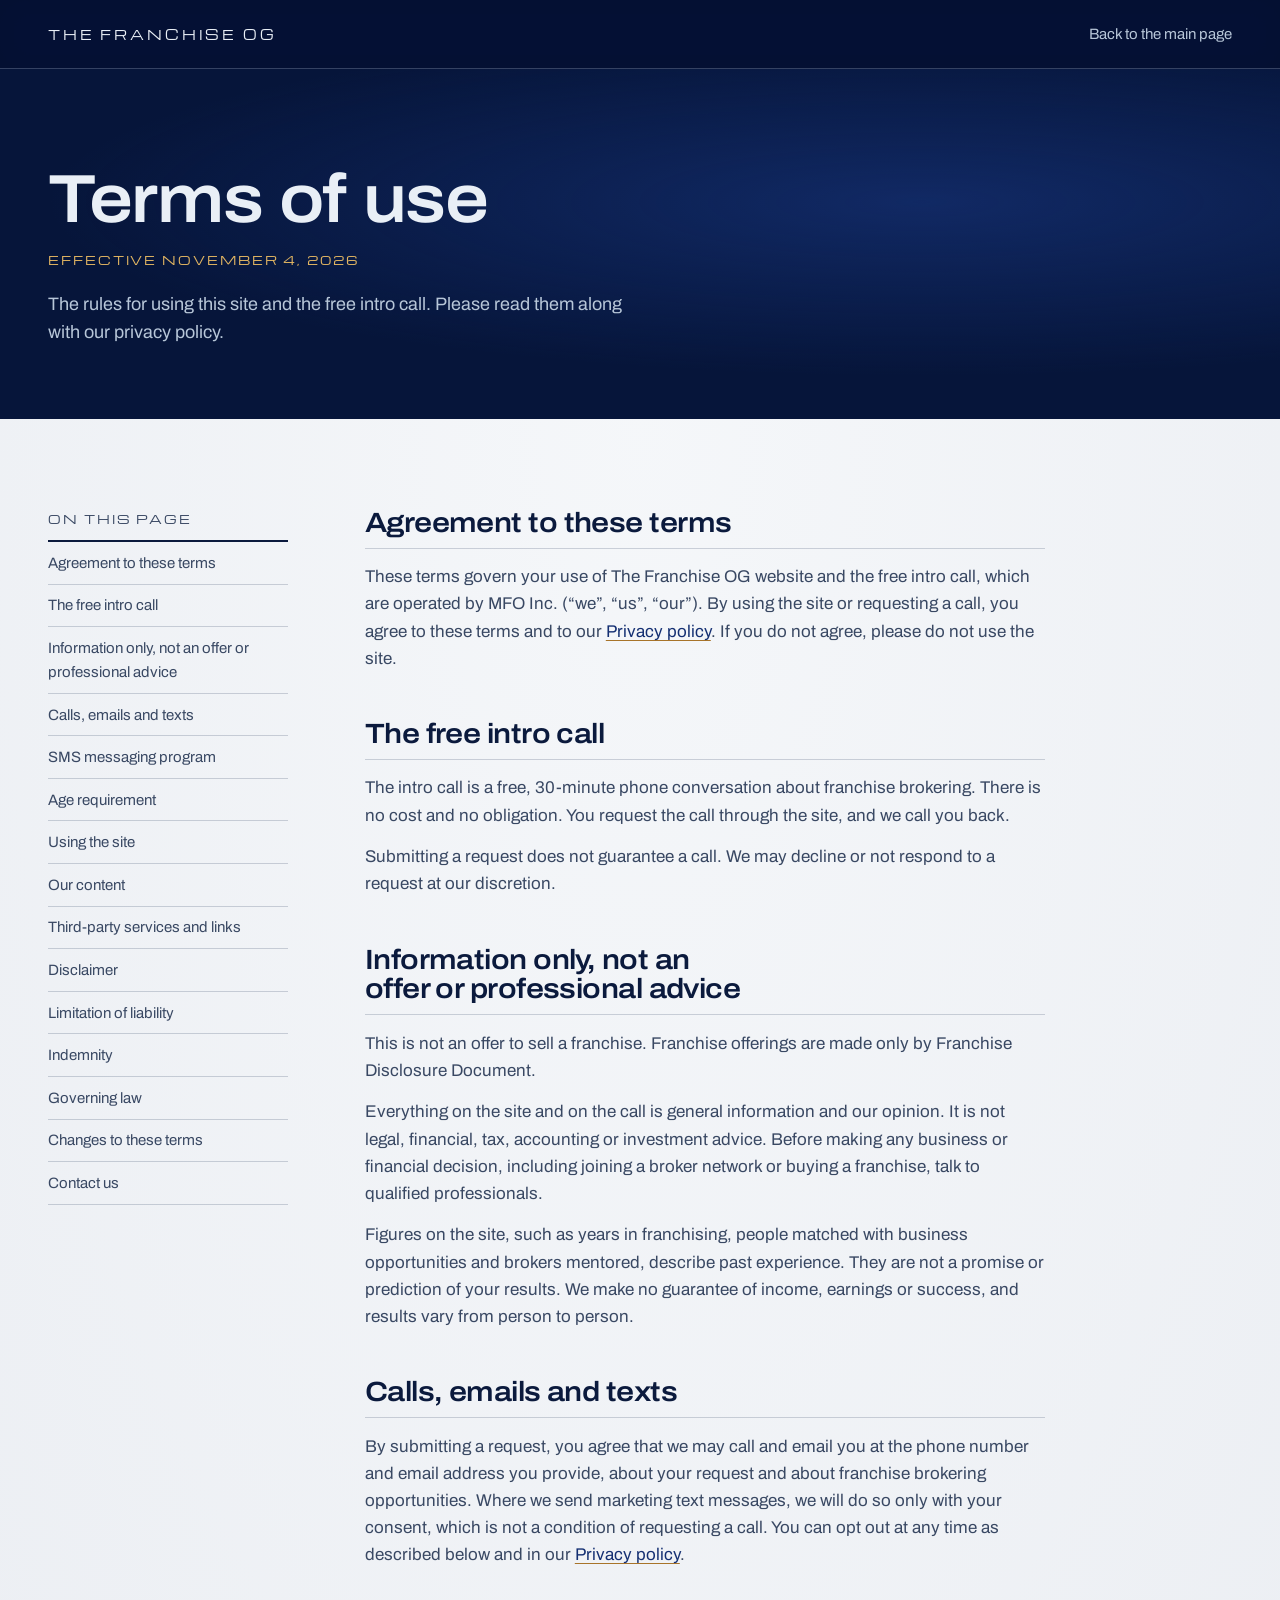
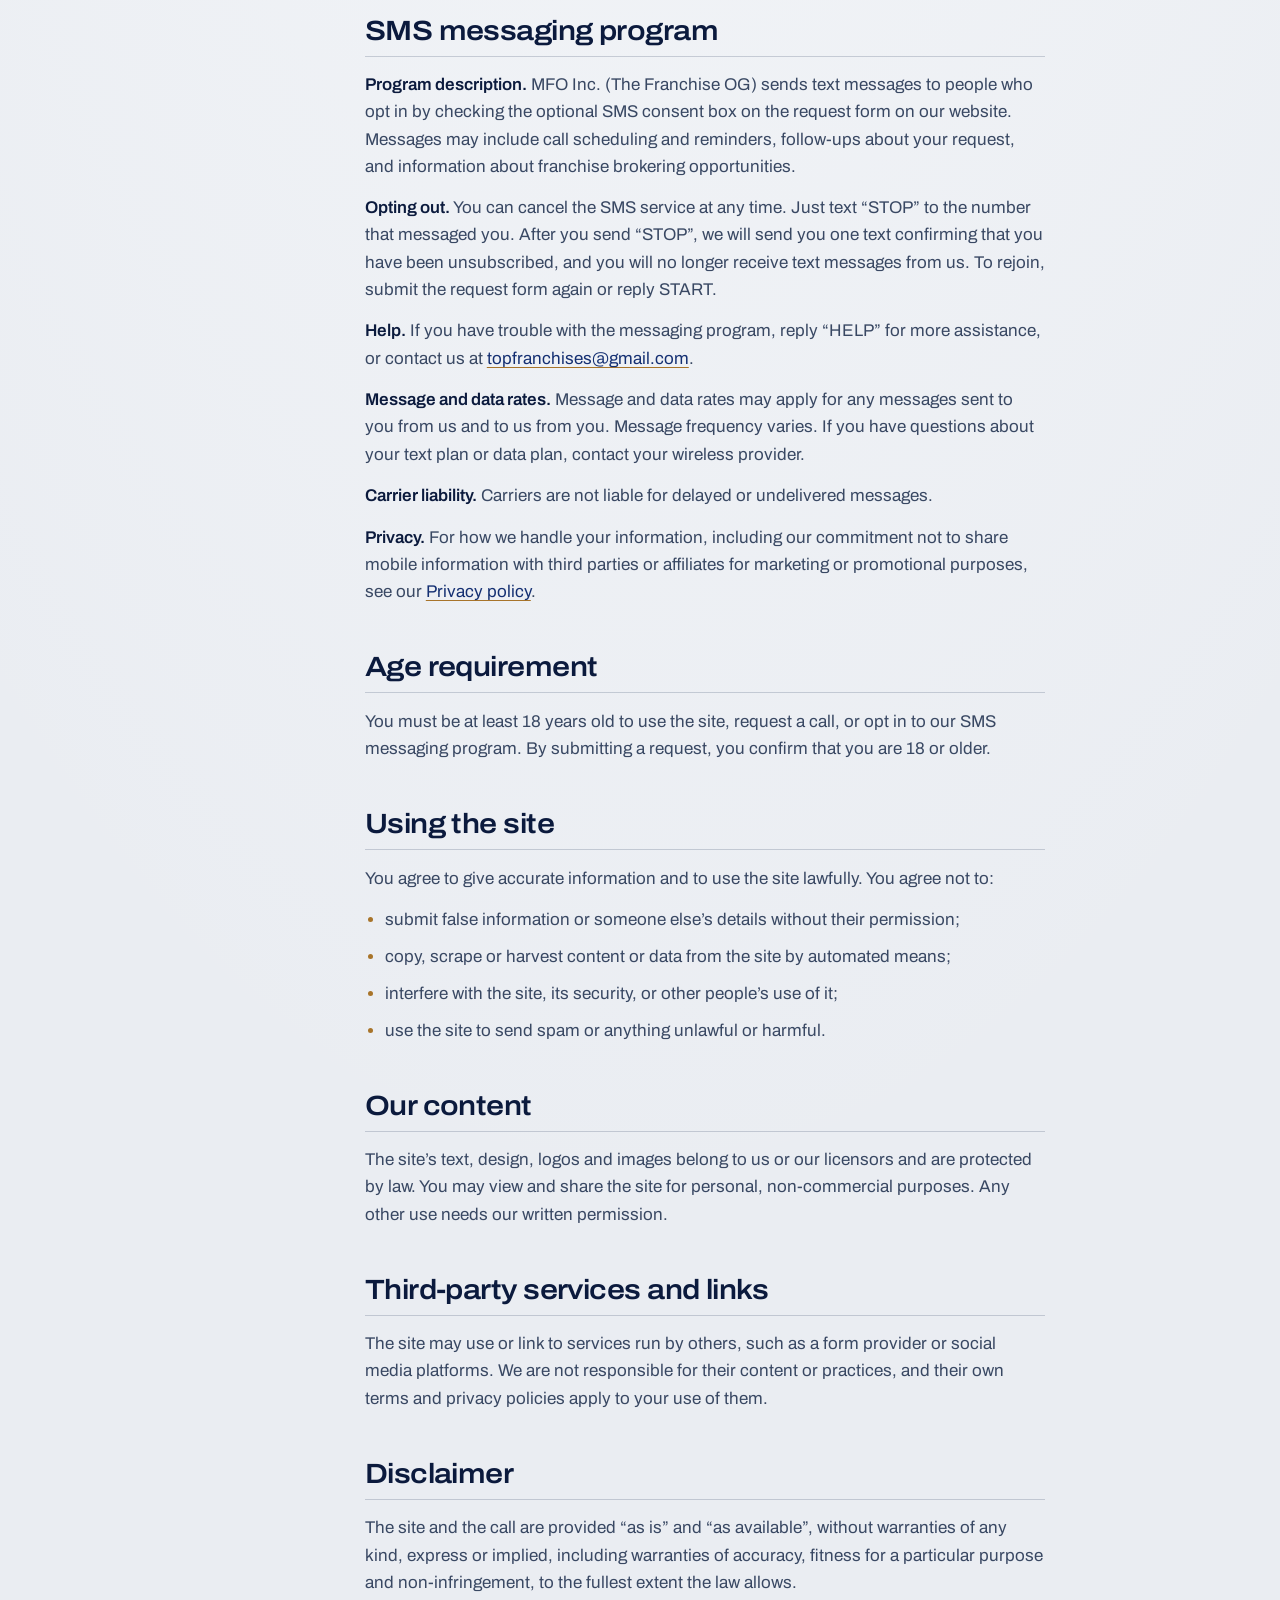
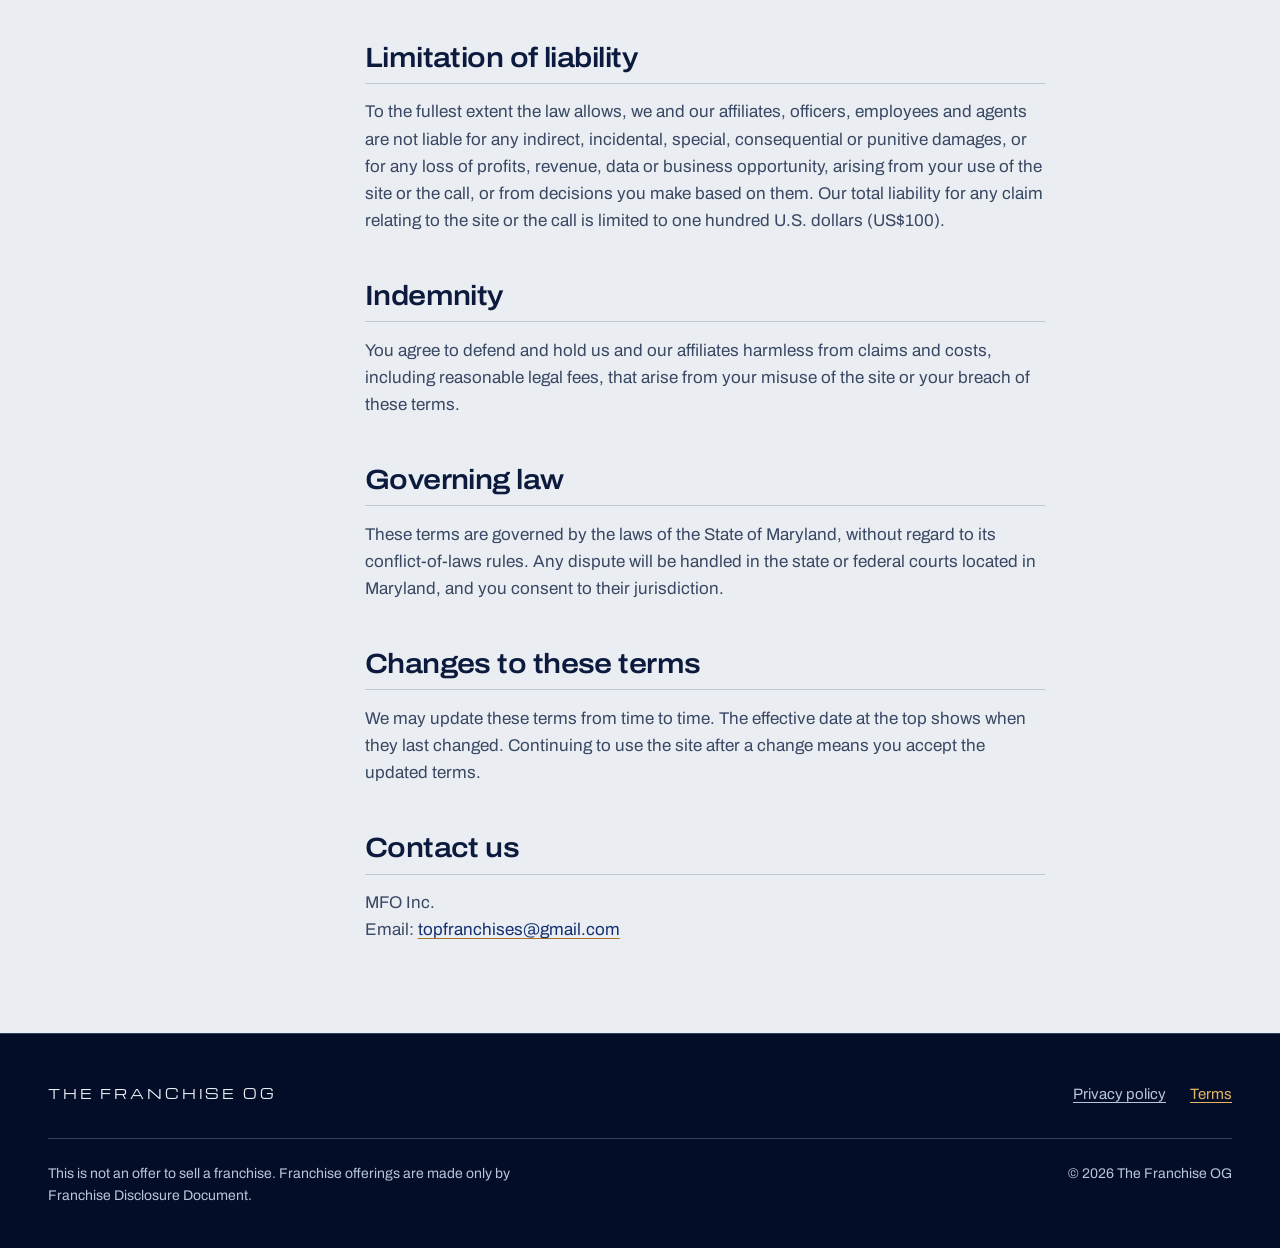
<file: terms.html>
<!doctype html>
<html lang="en">
<head>
  <meta charset="utf-8">
  <meta name="viewport" content="width=device-width, initial-scale=1">
  <title>Terms of use | The Franchise OG</title>
  <meta name="description" content="The terms for using The Franchise OG website and the free intro call.">
  <meta name="robots" content="noindex">
  <meta name="theme-color" content="#0f1a3d">
  <link rel="preload" href="fonts/archivo-var.woff2" as="font" type="font/woff2" crossorigin>
  <link rel="stylesheet" href="styles.css">
</head>
<body>
  <a class="skip-link" href="#main">Skip to content</a>

  <header class="masthead">
    <div class="wrap masthead__inner">
      <a class="wordmark" href="index.html">The Franchise OG</a>
      <a class="legal__back" href="index.html">Back to the main page</a>
    </div>
  </header>

  <main id="main">
    <section class="legal-hero brushed" aria-labelledby="legal-title">
      <div class="wrap">
        <h1 id="legal-title">Terms of use</h1>
        <p class="legal-hero__meta">Effective November 4, 2026</p>
        <p class="legal-hero__lede">The rules for using this site and the free intro call. Please read them along with our privacy policy.</p>
      </div>
    </section>

    <div class="opaline">
      <div class="wrap legal">
        <nav class="legal__toc" aria-label="On this page">
          <p class="legal__toc-title">On this page</p>
          <ol>
            <li><a href="#agreement">Agreement to these terms</a></li>
            <li><a href="#call">The free intro call</a></li>
            <li><a href="#advice">Information only, not an offer or professional advice</a></li>
            <li><a href="#communications">Calls, emails and texts</a></li>
            <li><a href="#sms">SMS messaging program</a></li>
            <li><a href="#eligibility">Age requirement</a></li>
            <li><a href="#use">Using the site</a></li>
            <li><a href="#ip">Our content</a></li>
            <li><a href="#third">Third-party services and links</a></li>
            <li><a href="#disclaimer">Disclaimer</a></li>
            <li><a href="#liability">Limitation of liability</a></li>
            <li><a href="#indemnity">Indemnity</a></li>
            <li><a href="#law">Governing law</a></li>
            <li><a href="#changes">Changes to these terms</a></li>
            <li><a href="#contact">Contact us</a></li>
          </ol>
        </nav>
        <div class="legal__body">
          <section id="agreement" aria-labelledby="agreement-h">
            <h2 id="agreement-h">Agreement to these terms</h2>
            <p>These terms govern your use of The Franchise OG website and the free intro call, which are operated by MFO Inc. (&ldquo;we&rdquo;, &ldquo;us&rdquo;, &ldquo;our&rdquo;). By using the site or requesting a call, you agree to these terms and to our <a href="privacy.html">Privacy policy</a>. If you do not agree, please do not use the site.</p>
          </section>
          <section id="call" aria-labelledby="call-h">
            <h2 id="call-h">The free intro call</h2>
            <p>The intro call is a free, 30-minute phone conversation about franchise brokering. There is no cost and no obligation. You request the call through the site, and we call you back.</p>
            <p>Submitting a request does not guarantee a call. We may decline or not respond to a request at our discretion.</p>
          </section>
          <section id="advice" aria-labelledby="advice-h">
            <h2 id="advice-h">Information only, not an offer or professional advice</h2>
            <p>This is not an offer to sell a franchise. Franchise offerings are made only by Franchise Disclosure Document.</p>
            <p>Everything on the site and on the call is general information and our opinion. It is not legal, financial, tax, accounting or investment advice. Before making any business or financial decision, including joining a broker network or buying a franchise, talk to qualified professionals.</p>
            <p>Figures on the site, such as years in franchising, people matched with business opportunities and brokers mentored, describe past experience. They are not a promise or prediction of your results. We make no guarantee of income, earnings or success, and results vary from person to person.</p>
          </section>
          <section id="communications" aria-labelledby="communications-h">
            <h2 id="communications-h">Calls, emails and texts</h2>
            <p>By submitting a request, you agree that we may call and email you at the phone number and email address you provide, about your request and about franchise brokering opportunities. Where we send marketing text messages, we will do so only with your consent, which is not a condition of requesting a call. You can opt out at any time as described below and in our <a href="privacy.html#marketing">Privacy policy</a>.</p>
          </section>
          <section id="sms" aria-labelledby="sms-h">
            <h2 id="sms-h">SMS messaging program</h2>
            <p><strong>Program description.</strong> MFO Inc. (The Franchise OG) sends text messages to people who opt in by checking the optional SMS consent box on the request form on our website. Messages may include call scheduling and reminders, follow-ups about your request, and information about franchise brokering opportunities.</p>
            <p><strong>Opting out.</strong> You can cancel the SMS service at any time. Just text &ldquo;STOP&rdquo; to the number that messaged you. After you send &ldquo;STOP&rdquo;, we will send you one text confirming that you have been unsubscribed, and you will no longer receive text messages from us. To rejoin, submit the request form again or reply START.</p>
            <p><strong>Help.</strong> If you have trouble with the messaging program, reply &ldquo;HELP&rdquo; for more assistance, or contact us at <a href="mailto:topfranchises@gmail.com">topfranchises@gmail.com</a>.</p>
            <p><strong>Message and data rates.</strong> Message and data rates may apply for any messages sent to you from us and to us from you. Message frequency varies. If you have questions about your text plan or data plan, contact your wireless provider.</p>
            <p><strong>Carrier liability.</strong> Carriers are not liable for delayed or undelivered messages.</p>
            <p><strong>Privacy.</strong> For how we handle your information, including our commitment not to share mobile information with third parties or affiliates for marketing or promotional purposes, see our <a href="privacy.html#sms">Privacy policy</a>.</p>
          </section>
          <section id="eligibility" aria-labelledby="eligibility-h">
            <h2 id="eligibility-h">Age requirement</h2>
            <p>You must be at least 18 years old to use the site, request a call, or opt in to our SMS messaging program. By submitting a request, you confirm that you are 18 or older.</p>
          </section>
          <section id="use" aria-labelledby="use-h">
            <h2 id="use-h">Using the site</h2>
            <p>You agree to give accurate information and to use the site lawfully. You agree not to:</p>
            <ul>
              <li>submit false information or someone else&rsquo;s details without their permission;</li>
              <li>copy, scrape or harvest content or data from the site by automated means;</li>
              <li>interfere with the site, its security, or other people&rsquo;s use of it;</li>
              <li>use the site to send spam or anything unlawful or harmful.</li>
            </ul>
          </section>
          <section id="ip" aria-labelledby="ip-h">
            <h2 id="ip-h">Our content</h2>
            <p>The site&rsquo;s text, design, logos and images belong to us or our licensors and are protected by law. You may view and share the site for personal, non-commercial purposes. Any other use needs our written permission.</p>
          </section>
          <section id="third" aria-labelledby="third-h">
            <h2 id="third-h">Third-party services and links</h2>
            <p>The site may use or link to services run by others, such as a form provider or social media platforms. We are not responsible for their content or practices, and their own terms and privacy policies apply to your use of them.</p>
          </section>
          <section id="disclaimer" aria-labelledby="disclaimer-h">
            <h2 id="disclaimer-h">Disclaimer</h2>
            <p>The site and the call are provided &ldquo;as is&rdquo; and &ldquo;as available&rdquo;, without warranties of any kind, express or implied, including warranties of accuracy, fitness for a particular purpose and non-infringement, to the fullest extent the law allows.</p>
          </section>
          <section id="liability" aria-labelledby="liability-h">
            <h2 id="liability-h">Limitation of liability</h2>
            <p>To the fullest extent the law allows, we and our affiliates, officers, employees and agents are not liable for any indirect, incidental, special, consequential or punitive damages, or for any loss of profits, revenue, data or business opportunity, arising from your use of the site or the call, or from decisions you make based on them. Our total liability for any claim relating to the site or the call is limited to one hundred U.S. dollars (US$100).</p>
          </section>
          <section id="indemnity" aria-labelledby="indemnity-h">
            <h2 id="indemnity-h">Indemnity</h2>
            <p>You agree to defend and hold us and our affiliates harmless from claims and costs, including reasonable legal fees, that arise from your misuse of the site or your breach of these terms.</p>
          </section>
          <section id="law" aria-labelledby="law-h">
            <h2 id="law-h">Governing law</h2>
            <p>These terms are governed by the laws of the State of Maryland, without regard to its conflict-of-laws rules. Any dispute will be handled in the state or federal courts located in Maryland, and you consent to their jurisdiction.</p>
          </section>
          <section id="changes" aria-labelledby="changes-h">
            <h2 id="changes-h">Changes to these terms</h2>
            <p>We may update these terms from time to time. The effective date at the top shows when they last changed. Continuing to use the site after a change means you accept the updated terms.</p>
          </section>
          <section id="contact" aria-labelledby="contact-h">
            <h2 id="contact-h">Contact us</h2>
            <p>MFO Inc.<br>Email: <a href="mailto:topfranchises@gmail.com">topfranchises@gmail.com</a></p>
          </section>
        </div>
      </div>
    </div>
  </main>

  <footer class="footer">
    <div class="wrap">
      <div class="footer__top">
        <a class="wordmark" href="index.html">The Franchise OG</a>
        <nav class="footer__links" aria-label="Legal">
          <a href="privacy.html">Privacy policy</a>
          <a href="terms.html" aria-current="page">Terms</a>
        </nav>
      </div>
      <div class="footer__fine">
        <p>This is not an offer to sell a franchise. Franchise offerings are made only by Franchise Disclosure Document.</p>
        <p>&copy; 2026 The Franchise OG</p>
      </div>
    </div>
  </footer>
  <!-- LinkedIn Insight Tag -->
  <script type="text/javascript">
  _linkedin_partner_id = "10433236";
  window._linkedin_data_partner_ids = window._linkedin_data_partner_ids || [];
  window._linkedin_data_partner_ids.push(_linkedin_partner_id);
  </script><script type="text/javascript">
  (function(l) {
  if (!l){window.lintrk = function(a,b){window.lintrk.q.push([a,b])};
  window.lintrk.q=[]}
  var s = document.getElementsByTagName("script")[0];
  var b = document.createElement("script");
  b.type = "text/javascript";b.async = true;
  b.src = "https://snap.licdn.com/li.lms-analytics/insight.min.js";
  s.parentNode.insertBefore(b, s);})(window.lintrk);
  </script>
  <noscript>
  <img height="1" width="1" style="display:none;" alt="" src="https://px.ads.linkedin.com/collect/?pid=10433236&fmt=gif" />
  </noscript>
</body>
</html>
</file>
<file: styles.css>
/* The Franchise OG: navy cloth, applied gold, opaline reading surfaces. */

@font-face {
  font-family: "Archivo";
  src: url("fonts/archivo-var.woff2") format("woff2");
  font-weight: 100 900;
  font-stretch: 62% 125%;
  font-style: normal;
  font-display: swap;
}
@font-face {
  font-family: "Archivo";
  src: url("fonts/archivo-var-italic.woff2") format("woff2");
  font-weight: 100 900;
  font-stretch: 62% 125%;
  font-style: italic;
  font-display: swap;
}
@font-face {
  font-family: "Michroma";
  src: url("fonts/michroma.woff2") format("woff2");
  font-weight: 400;
  font-style: normal;
  font-display: swap;
}

:root {
  /* navy */
  --navy-950: oklch(0.17 0.055 264);
  --navy-900: oklch(0.21 0.075 264);
  --navy-800: oklch(0.26 0.095 264);
  --navy-700: oklch(0.33 0.12 264);
  --on-navy: oklch(0.95 0.012 250);
  --on-navy-soft: oklch(0.82 0.03 255);
  --track-navy: oklch(0.82 0.04 260 / 0.28);

  /* applied gold */
  --gold-hi: oklch(0.91 0.08 88);
  --gold: oklch(0.80 0.115 82);
  --gold-lo: oklch(0.60 0.11 72);

  /* opaline (silver-white) */
  --opaline: oklch(0.945 0.007 255);
  --opaline-deep: oklch(0.905 0.011 255);
  --ink: oklch(0.23 0.07 264);
  --ink-soft: oklch(0.40 0.05 262);
  --track-ink: oklch(0.38 0.06 262 / 0.22);
  --rule: var(--track-navy);

  --sans: "Archivo", "Helvetica Neue", Arial, sans-serif;
  --print: "Michroma", "Archivo", sans-serif;

  --wrap: 1240px;
  --gutter: clamp(1rem, 4vw, 3rem);
  --section: clamp(4.5rem, 10vw, 8.5rem);
  --ease-out: cubic-bezier(0.16, 1, 0.3, 1);
}

*,
*::before,
*::after { box-sizing: border-box; }

html {
  -webkit-text-size-adjust: 100%;
  scroll-behavior: smooth;
  scrollbar-color: var(--gold-lo) var(--navy-950);
}
@media (prefers-reduced-motion: reduce) { html { scroll-behavior: auto; } }

body {
  margin: 0;
  background: var(--navy-900);
  color: var(--on-navy);
  font-family: var(--sans);
  font-size: 1.0625rem;
  line-height: 1.6;
  font-stretch: 100%;
  -webkit-font-smoothing: antialiased;
  text-rendering: optimizeLegibility;
  caret-color: var(--gold);
}

::selection { background: var(--gold); color: var(--navy-950); }
.opaline ::selection { background: var(--navy-800); color: var(--opaline); }

img { display: block; max-width: 100%; height: auto; }
[hidden] { display: none !important; }
h1, h2, h3, p, ul, ol, dl, dd, figure { margin: 0; }
ul, ol { padding: 0; list-style: none; }

a { color: inherit; text-underline-offset: 0.2em; text-decoration-thickness: 1px; }
:focus-visible { outline: 2px solid var(--gold); outline-offset: 3px; border-radius: 4px; }
.opaline :focus-visible { outline-color: var(--navy-700); }

.wrap { width: min(100% - 2 * var(--gutter), var(--wrap)); margin-inline: auto; }

.skip-link {
  position: absolute; left: 1rem; top: -4rem; z-index: 20;
  background: var(--gold); color: var(--navy-950);
  padding: 0.6rem 1rem; border-radius: 6px; font-weight: 600;
}
.skip-link:focus { top: 1rem; }

/* ---------- material: the navy grounds ---------- */

.brushed {
  background:
    radial-gradient(110% 80% at 72% 38%, oklch(0.36 0.13 264 / 0.6), transparent 62%),
    var(--navy-900);
}
.brushed--quiet {
  background:
    radial-gradient(90% 70% at 50% 0%, oklch(0.32 0.11 264 / 0.55), transparent 70%),
    var(--navy-900);
}

.opaline {
  background:
    radial-gradient(120% 90% at 50% 0%, oklch(0.975 0.004 255), transparent 70%),
    var(--opaline);
  color: var(--ink);
  --rule: var(--track-ink);
}
.opaline--deep {
  background:
    radial-gradient(120% 90% at 50% 0%, oklch(0.94 0.008 255), transparent 70%),
    var(--opaline-deep);
}

/* ---------- type ---------- */

h1, h2, h3 {
  font-weight: 600;
  font-stretch: 112%;
  letter-spacing: -0.02em;
  line-height: 1.06;
  text-wrap: balance;
}
h1 { font-size: clamp(2.45rem, 1.4rem + 4.1vw, 4.6rem); line-height: 1.02; }
h2 { font-size: clamp(1.9rem, 1.2rem + 2.6vw, 3.25rem); }
h3 { font-size: 1.2rem; font-stretch: 106%; letter-spacing: -0.01em; line-height: 1.25; }

.gilt { color: var(--gold); }
.opaline .gilt { color: var(--gold-lo); }

.section { padding-block: var(--section); }
.section__title { max-width: 20ch; margin-bottom: clamp(2.5rem, 5vw, 4rem); }

/* the small printed-caps voice */
.wordmark,
.track__num {
  font-family: var(--print);
  font-size: 0.72rem;
  letter-spacing: 0.16em;
  text-transform: uppercase;
  font-weight: 400;
}

/* ---------- pushers (buttons) ---------- */

.pusher {
  --face: linear-gradient(180deg, var(--gold-lo) 0%, var(--gold) 18%, var(--gold-hi) 42%, var(--gold) 64%, var(--gold-lo) 100%);
  display: inline-flex;
  align-items: center;
  justify-content: center;
  gap: 0.6em;
  min-height: 3.5rem;
  padding: 0 1.9rem;
  border-radius: 999px;
  background: var(--face);
  color: var(--navy-950);
  font-family: var(--sans);
  font-weight: 650;
  font-stretch: 108%;
  font-size: 1.0625rem;
  letter-spacing: -0.005em;
  text-decoration: none;
  border: 1px solid oklch(0.52 0.10 72);
  box-shadow:
    0 8px 18px -6px oklch(0.08 0.05 264 / 0.75),
    0 2px 4px -1px oklch(0.08 0.05 264 / 0.6);
  transition: transform 160ms var(--ease-out), box-shadow 160ms var(--ease-out), filter 160ms;
}
.pusher:hover { filter: brightness(1.06) saturate(1.05); }
.pusher:active {
  transform: translateY(2px);
  box-shadow:
    0 3px 8px -4px oklch(0.08 0.05 264 / 0.75),
    0 1px 2px -1px oklch(0.08 0.05 264 / 0.6);
}
.pusher--small { min-height: 2.6rem; padding: 0 1.15rem; font-size: 0.9375rem; }
.pusher--navy {
  --face: linear-gradient(180deg, var(--navy-900) 0%, var(--navy-800) 22%, var(--navy-700) 45%, var(--navy-800) 68%, var(--navy-950) 100%);
  color: var(--on-navy);
  border-color: var(--navy-950);
  box-shadow:
    0 8px 18px -8px oklch(0.2 0.08 264 / 0.6),
    0 2px 4px -1px oklch(0.2 0.08 264 / 0.35);
}

/* ---------- masthead ---------- */

.masthead {
  position: sticky; top: 0; z-index: 10;
  background: oklch(0.19 0.065 264 / 0.92);
  border-bottom: 1px solid var(--track-navy);
}
@supports (backdrop-filter: blur(1px)) {
  .masthead { background: oklch(0.19 0.065 264 / 0.82); backdrop-filter: saturate(1.4) blur(14px); }
}
.masthead__inner {
  display: flex; align-items: center; justify-content: space-between; gap: 1rem;
  min-height: 4.25rem;
}
.wordmark { text-decoration: none; font-size: 0.8125rem; letter-spacing: 0.22em; color: var(--on-navy); }

/* ---------- hero ---------- */

.hero { overflow: hidden; padding-block: clamp(2.5rem, 6vw, 4.5rem) clamp(3.5rem, 7vw, 6rem); }
.hero__grid {
  display: grid;
  grid-template-columns: minmax(0, 0.95fr) minmax(0, 1.05fr);
  align-items: center;
  gap: clamp(2rem, 4vw, 4rem);
}
.hero__copy { position: relative; z-index: 1; }
.hero__lede {
  margin-top: 1.6rem;
  max-width: 34rem;
  font-size: clamp(1.0625rem, 1rem + 0.35vw, 1.25rem);
  color: var(--on-navy-soft);
}
.hero h1 { font-size: clamp(2.2rem, 1.3rem + 3.3vw, 3.9rem); }
.hero__lede { margin-top: 1.2rem; }
.hero__actions { margin-top: 1.75rem; display: grid; justify-items: start; gap: 1.25rem; }
.pusher--hero {
  min-height: 4.25rem; width: min(100%, 26rem);
  padding: 0 2rem 0 2.4rem; justify-content: space-between;
  font-size: 1.25rem;
}
.pusher__arrow { width: 1.25rem; height: 1.25rem; flex: none; fill: none; stroke: currentColor; stroke-width: 2.2; stroke-linecap: round; stroke-linejoin: round; transition: transform 200ms var(--ease-out); }
.pusher--hero:hover .pusher__arrow { transform: translateX(3px); }


.hero__photo { position: relative; padding-left: 8%; }
.hero__photo img {
  width: 100%;
  aspect-ratio: 4 / 5;
  max-height: min(78vh, 760px);
  object-fit: cover;
  object-position: 50% 38%;
  border-radius: 6px;
  box-shadow: 0 0 0 1px var(--gold-lo), 0 30px 60px -20px oklch(0.06 0.05 264 / 0.8);
}
.proof {
  position: absolute;
  left: 0;
  bottom: clamp(1.25rem, 4vw, 2.5rem);
  width: min(88%, 27rem);
  padding: 1.25rem 1.5rem;
  background: oklch(0.17 0.055 264 / 0.94);
  border: 1px solid oklch(0.80 0.115 82 / 0.55);
  border-radius: 6px;
  box-shadow: 0 24px 40px -18px oklch(0.05 0.05 264 / 0.9);
}
.proof__figures {
  display: grid; grid-template-columns: repeat(3, auto); justify-content: space-between; gap: 1rem;
}
.proof__figures div { display: flex; flex-direction: column-reverse; justify-content: flex-end; gap: 0.2rem; }
.proof__figures dd { font-size: clamp(1.5rem, 1.2rem + 1vw, 1.9rem); font-weight: 650; font-stretch: 112%; letter-spacing: -0.02em; line-height: 1; color: var(--on-navy); font-variant-numeric: tabular-nums; }
.proof__figures dt { font-size: 0.8125rem; line-height: 1.3; color: var(--on-navy-soft); }

/* ---------- broker fit ---------- */

.fit {
  display: grid;
  grid-template-columns: minmax(0, 5fr) minmax(0, 7fr);
  gap: 2.5rem clamp(2.5rem, 6vw, 6rem);
  align-items: start;
}
.fit__head h2 { max-width: 14ch; }
.fit__intro { margin-top: 1.5rem; max-width: 30rem; color: var(--ink-soft); font-size: 1.125rem; }
.indices { border-top: 1px solid var(--track-ink); }
.indices li {
  position: relative;
  display: grid;
  grid-template-columns: 2.75rem 1fr;
  align-items: baseline;
  padding: 1.5rem 0;
  border-bottom: 1px solid var(--track-ink);
  font-size: clamp(1.125rem, 1rem + 0.5vw, 1.375rem);
  font-stretch: 104%;
  font-weight: 500;
  line-height: 1.35;
  letter-spacing: -0.01em;
}
.indices__mark {
  width: 1.5rem; height: 0.4rem; border-radius: 2px;
  background: linear-gradient(180deg, var(--gold-hi), var(--gold) 50%, var(--gold-lo));
  box-shadow: 0 1px 2px oklch(0.3 0.08 70 / 0.5);
  transform: translateY(-0.2em);
}
.fit__foot { grid-column: 1 / -1; padding-top: 1rem; }
.fit__foot .pusher { width: 100%; min-height: 3.75rem; font-size: 1.125rem; }

/* ---------- two paths + cards ---------- */

.paths__head { max-width: 46rem; }
.paths__intro { margin-top: 1.5rem; color: var(--ink-soft); font-size: 1.125rem; max-width: 40rem; }
.paths__close {
  margin-top: clamp(2rem, 4vw, 3rem);
  max-width: 52rem;
  font-size: clamp(1.0625rem, 1rem + 0.35vw, 1.25rem);
  font-weight: 500;
  font-stretch: 104%;
  line-height: 1.45;
}

.cards { display: grid; gap: clamp(1rem, 2.5vw, 1.75rem); }
.cards--two { margin-top: clamp(2.25rem, 5vw, 3.5rem); grid-template-columns: repeat(2, minmax(0, 1fr)); }
.cards--three { grid-template-columns: repeat(3, minmax(0, 1fr)); }
.card {
  display: grid; align-content: start; gap: 0.85rem;
  padding: clamp(1.5rem, 3vw, 2.25rem);
  background: oklch(0.985 0.003 255);
  border: 1px solid var(--track-ink);
  border-radius: 6px;
  box-shadow: 0 18px 36px -24px oklch(0.2 0.08 264 / 0.35);
}
.card .indices__mark { display: block; transform: none; }
.card h3 { font-size: clamp(1.3rem, 1.1rem + 0.6vw, 1.6rem); }
.card p { color: var(--ink-soft); }

.quote { display: grid; gap: 1.25rem; }
.quote blockquote { margin: 0; }
.quote blockquote p { color: var(--ink); font-size: 1.125rem; line-height: 1.5; }
.quote figcaption { display: grid; gap: 0.15rem; font-size: 0.9375rem; }
.quote__name { font-weight: 600; }
.quote__role { color: var(--ink-soft); }

/* ---------- why me ---------- */

.why__grid {
  display: grid;
  grid-template-columns: minmax(0, 5fr) minmax(0, 7fr);
  gap: clamp(2.5rem, 6vw, 6.5rem);
  align-items: center;
}
.why__grid--solo { display: block; text-align: center; }
.closer__cta { display: grid; justify-items: start; }
.why__quote {
  font-size: clamp(1.75rem, 1.1rem + 2.3vw, 3rem);
  font-weight: 500;
  font-stretch: 108%;
  line-height: 1.12;
  max-width: 30ch;
}
.why__grid--solo .why__quote { margin-inline: auto; font-size: clamp(1.9rem, 1.1rem + 3vw, 3.6rem); text-wrap: balance; }
.why__body {
  margin-top: 2.25rem;
  padding-top: 2rem;
  border-top: 1px solid var(--track-navy);
  max-width: 38rem;
  color: var(--on-navy-soft);
  display: grid; gap: 1rem;
}
.why__grid--solo .why__body { max-width: none; justify-items: center; font-size: clamp(1.0625rem, 1rem + 0.3vw, 1.1875rem); }
.why__grid--solo .why__body p { max-width: 54rem; text-wrap: balance; }
.why__cta { margin-top: 1rem; }

/* ---------- steps on the minute track ---------- */

.track {
  position: relative;
  display: grid;
  grid-template-columns: repeat(3, minmax(0, 1fr));
  gap: clamp(1.5rem, 4vw, 3.5rem);
  padding-top: 3.5rem;
}
.track::before {
  /* the track: fine minute ticks along one line */
  content: "";
  position: absolute; left: 0; right: 0; top: 0.9rem; height: 14px;
  background:
    linear-gradient(var(--rule), var(--rule)) 0 100% / 100% 1px no-repeat,
    repeating-linear-gradient(90deg, var(--rule) 0 1px, transparent 1px 12px) 0 100% / 100% 8px no-repeat;
}
.track__step { position: relative; }
.track__num {
  position: absolute; top: -3.55rem; left: 0;
  display: grid; place-items: center;
  width: 2.4rem; height: 2.4rem;
  border-radius: 50%;
  background: linear-gradient(180deg, var(--gold-hi), var(--gold) 50%, var(--gold-lo));
  color: var(--navy-950);
  font-size: 0.8rem; letter-spacing: 0;
  box-shadow: 0 4px 10px -2px oklch(0.08 0.05 264 / 0.7);
}
.track h3 { margin-bottom: 0.6rem; font-size: 1.375rem; }
.track p { color: var(--on-navy-soft); max-width: 32ch; }
.opaline .track p { color: var(--ink-soft); }

/* ---------- faq ---------- */

.faq { display: grid; grid-template-columns: minmax(0, 5fr) minmax(0, 7fr); gap: clamp(2rem, 6vw, 6rem); align-items: start; }
.faq .section__title { margin-bottom: 0; max-width: 12ch; }
.faq__list { border-top: 1px solid var(--track-ink); }
.faq__list details { border-bottom: 1px solid var(--track-ink); }
.faq__list summary {
  position: relative;
  cursor: pointer;
  list-style: none;
  padding: 1.4rem 3rem 1.4rem 0;
  font-size: clamp(1.0625rem, 1rem + 0.3vw, 1.25rem);
  font-weight: 600;
  font-stretch: 106%;
  letter-spacing: -0.01em;
}
.faq__list summary::-webkit-details-marker { display: none; }
.faq__list summary::before,
.faq__list summary::after {
  content: "";
  position: absolute; right: 0.6rem; top: 50%;
  width: 0.9rem; height: 2px; border-radius: 1px;
  background: var(--gold-lo);
  transition: transform 260ms var(--ease-out);
}
.faq__list summary::after { transform: rotate(90deg); }
.faq__list details[open] summary::after { transform: rotate(0deg); }
.faq__list summary:hover { color: var(--navy-700); }
.faq__list details p { padding: 0 3rem 1.6rem 0; color: var(--ink-soft); max-width: 60ch; }

/* ---------- closer ---------- */

.closer { padding-block: clamp(5rem, 11vw, 9rem); }
.closer__cta { display: grid; justify-items: start; }
.closer__inner {
  display: grid;
  grid-template-columns: minmax(0, 1.1fr) minmax(0, 0.9fr);
  gap: clamp(2.5rem, 6vw, 6rem);
  align-items: center;
}
.closer h2 { font-size: clamp(2.1rem, 1.3rem + 3vw, 3.9rem); max-width: 16ch; }
.closer__actions { display: grid; justify-items: start; gap: 1rem; }
.closer__actions .pusher { white-space: nowrap; }

/* ---------- footer ---------- */

.footer {
  background: var(--navy-950);
  color: var(--on-navy-soft);
  padding-block: 3rem 2.5rem;
  border-top: 1px solid var(--track-navy);
}
.footer__top { display: flex; flex-wrap: wrap; justify-content: space-between; align-items: center; gap: 1rem; }
.footer__links { display: flex; gap: 1.5rem; font-size: 0.9375rem; }
.footer__links a:hover { color: var(--gold); }
.footer__fine {
  margin-top: 2rem; padding-top: 1.5rem;
  border-top: 1px solid var(--track-navy);
  display: flex; flex-wrap: wrap; justify-content: space-between; gap: 0.75rem 2rem;
  font-size: 0.875rem;
}
.footer__fine p:first-child { max-width: 62ch; }

/* ---------- responsive ---------- */

@media (max-width: 960px) {
  .hero__grid { grid-template-columns: 1fr; }
  .hero__photo { max-width: 34rem; }
  .fit, .why__grid, .faq, .closer__inner, .cards--three { grid-template-columns: 1fr; }
  .fit__foot { grid-column: 1; }
}

@media (max-width: 640px) {
  body { font-size: 1rem; }
  .masthead__inner { min-height: 3.75rem; }
  .wordmark { font-size: 0.6875rem; letter-spacing: 0.1em; white-space: nowrap; }
  .pusher--small { min-height: 2.5rem; padding: 0 0.8rem; font-size: 0.8125rem; white-space: nowrap; }
  .hero__actions .pusher, .closer__actions .pusher, .fit__foot .pusher { width: 100%; }
  .hero__actions, .closer__actions { justify-items: stretch; }
  .closer__cta { justify-items: stretch; }

  .cards--two { grid-template-columns: 1fr; }

  .hero__photo { padding-left: 0; }
  .hero__photo img { aspect-ratio: 1 / 1; object-position: 50% 30%; }
  .proof { position: relative; left: auto; bottom: auto; width: auto; margin: -3.5rem 0.75rem 0; }

  .track { grid-template-columns: 1fr; gap: 2.75rem; padding-top: 0; padding-left: 3.5rem; }
  .track::before {
    left: 1.15rem; right: auto; top: 0; bottom: 0; width: 14px; height: auto;
    background:
      linear-gradient(var(--rule), var(--rule)) 0 0 / 1px 100% no-repeat,
      repeating-linear-gradient(180deg, var(--rule) 0 1px, transparent 1px 12px) 0 0 / 8px 100% no-repeat;
  }
  .track__num { top: -0.2rem; left: -3.5rem; }
}

@media (prefers-reduced-motion: reduce) {
  .pusher, .faq__list summary::after { transition: none; }
}

/* ---------- legal pages ---------- */

.legal__back { color: var(--on-navy-soft); font-size: 0.9375rem; text-decoration: none; }
.legal__back:hover { color: var(--gold); }

.legal-hero { padding-block: clamp(3.5rem, 8vw, 6rem) clamp(3rem, 6vw, 4.5rem); }
.legal-hero h1 { font-size: clamp(2.4rem, 1.4rem + 3.6vw, 4.25rem); }
.legal-hero__meta {
  margin-top: 1rem;
  font-family: var(--print); font-size: 0.75rem; letter-spacing: 0.16em; text-transform: uppercase;
  color: var(--gold);
}
.legal-hero__lede { margin-top: 1.25rem; max-width: 38rem; font-size: 1.125rem; color: var(--on-navy-soft); }

.legal {
  display: grid;
  grid-template-columns: minmax(0, 15rem) minmax(0, 1fr);
  gap: clamp(2.5rem, 6vw, 6rem);
  align-items: start;
  padding-block: clamp(3.5rem, 7vw, 6rem);
}
.legal__toc { position: sticky; top: 6rem; }
.legal__toc-title {
  font-family: var(--print); font-size: 0.75rem; letter-spacing: 0.16em; text-transform: uppercase;
  color: var(--ink-soft); padding-bottom: 0.75rem; border-bottom: 2px solid var(--ink);
}
.legal__toc ol { display: grid; }
.legal__toc li { border-bottom: 1px solid var(--track-ink); }
.legal__toc a { display: block; padding: 0.55rem 0; font-size: 0.9375rem; color: var(--ink-soft); text-decoration: none; }
.legal__toc a:hover { color: var(--ink); }

.legal__body { max-width: 68ch; display: grid; gap: clamp(2.25rem, 4vw, 3rem); }
.legal__body section { scroll-margin-top: 6rem; display: grid; gap: 0.9rem; }
.legal__body h2 { font-size: clamp(1.35rem, 1.1rem + 0.8vw, 1.75rem); padding-bottom: 0.6rem; border-bottom: 1px solid var(--track-ink); }
.legal__body p, .legal__body li { color: var(--ink-soft); }
.legal__body strong { color: var(--ink); font-weight: 600; }
.legal__body ul { display: grid; gap: 0.6rem; padding-left: 1.25rem; list-style: disc; }
.legal__body li::marker { color: var(--gold-lo); }
.legal__body a { color: var(--navy-700); text-decoration-color: var(--gold-lo); }
.legal__body a:hover { color: var(--ink); }
.footer__links a[aria-current="page"] { color: var(--gold); }

@media (max-width: 860px) {
  .legal { grid-template-columns: 1fr; }
  .legal__toc { position: static; }
  .legal__toc ol { grid-template-columns: repeat(2, minmax(0, 1fr)); column-gap: 1.25rem; }
}
@media (max-width: 640px) {
  .legal__back { font-size: 0.875rem; }
}

/* ---------- request form (dialog) ---------- */

html:has(.request[open]) { overflow: hidden; }

.request {
  width: min(100% - 2rem, 30rem);
  max-height: calc(100dvh - 2rem);
  margin: auto;
  padding: 0;
  border: 0;
  border-radius: 10px;
  background: var(--opaline);
  color: var(--ink);
  box-shadow: 0 40px 80px -24px oklch(0.06 0.05 264 / 0.85), 0 0 0 1px oklch(0.80 0.115 82 / 0.5);
  overflow: auto;
  overscroll-behavior: contain;
}
.request::backdrop { background: oklch(0.12 0.05 264 / 0.72); }
.request[open] { animation: request-in 320ms var(--ease-out); }
.request[open]::backdrop { animation: request-fade 320ms var(--ease-out); }
@keyframes request-in { from { opacity: 0; transform: translateY(16px) scale(0.98); } }
@keyframes request-fade { from { opacity: 0; } }

.request__panel { position: relative; padding: clamp(1.75rem, 5vw, 2.5rem); }
.request ::selection { background: var(--navy-800); color: var(--opaline); }
.request :focus-visible { outline-color: var(--navy-700); }

.request h2 { font-size: clamp(1.6rem, 1.3rem + 1.2vw, 2rem); padding-right: 2.5rem; }
.request__intro { margin-top: 0.75rem; color: var(--ink-soft); }

.request__close {
  position: absolute; top: 1rem; right: 1rem;
  display: grid; place-items: center;
  width: 2.5rem; height: 2.5rem;
  border: 0; border-radius: 50%;
  background: transparent; color: var(--ink-soft);
  cursor: pointer;
}
.request__close:hover { background: var(--opaline-deep); color: var(--ink); }
.request__close svg { width: 1.1rem; height: 1.1rem; fill: none; stroke: currentColor; stroke-width: 2; stroke-linecap: round; }

.request__form { margin-top: 1.75rem; display: grid; gap: 1.1rem; }
.field-row { display: grid; grid-template-columns: repeat(auto-fit, minmax(10rem, 1fr)); gap: 1.1rem 0.9rem; align-items: start; }
.field { display: grid; gap: 0.4rem; }
.field label { font-size: 0.9375rem; font-weight: 600; color: var(--ink); }
.field input {
  width: 100%;
  min-height: 3rem;
  padding: 0.7rem 0.9rem;
  border: 1px solid oklch(0.38 0.06 262 / 0.35);
  border-radius: 6px;
  background: oklch(0.99 0.003 255);
  color: var(--ink);
  font: inherit;
  font-size: 1rem;
  transition: border-color 160ms, box-shadow 160ms;
}
.field input:hover { border-color: oklch(0.38 0.06 262 / 0.55); }
.field input:focus { outline: none; border-color: var(--navy-700); box-shadow: 0 0 0 3px oklch(0.80 0.115 82 / 0.55); }
.field input[aria-invalid="true"] { border-color: oklch(0.55 0.19 25); }
.field__error { font-size: 0.875rem; color: oklch(0.48 0.17 25); }
.field--trap { position: absolute; left: -9999px; width: 1px; height: 1px; overflow: hidden; }

.request__submit { width: 100%; margin-top: 0.4rem; }
.request__submit:disabled { cursor: progress; filter: saturate(0.6) brightness(1.15); }
.request__status {
  padding: 0.8rem 0.9rem; border-radius: 6px;
  background: oklch(0.95 0.03 25); color: oklch(0.42 0.15 25);
  font-size: 0.9375rem;
}
.consent-check { display: grid; grid-template-columns: auto 1fr; gap: 0.7rem; align-items: start; }
.consent-check input { width: 1.25rem; height: 1.25rem; margin: 0.1rem 0 0; accent-color: var(--navy-700); cursor: pointer; }
.consent-check input:focus-visible { outline: 3px solid oklch(0.80 0.115 82 / 0.8); outline-offset: 2px; }
.consent-check label { font-size: 0.8125rem; line-height: 1.5; color: var(--ink-soft); cursor: pointer; }
.request__consent { font-size: 0.8125rem; line-height: 1.5; color: var(--ink-soft); }
.request__consent a { color: var(--navy-700); }

.request__done { display: grid; gap: 1rem; justify-items: start; }
.request__done:focus { outline: none; }
.request__done p { color: var(--ink-soft); }
.request__done strong { color: var(--ink); font-weight: 600; }

@media (max-width: 640px) {
  .request {
    width: 100%;
    max-width: none;
    max-height: 100dvh;
    height: 100dvh;
    margin: 0;
    border-radius: 0;
    box-shadow: none;
  }
  .request__panel { padding: calc(1.5rem + env(safe-area-inset-top, 0px)) 1.25rem calc(2rem + env(safe-area-inset-bottom, 0px)); }
  @keyframes request-in { from { transform: translateY(24px); opacity: 0; } }
}

@media (prefers-reduced-motion: reduce) {
  .request[open], .request[open]::backdrop { animation: none; }
}

/* ---------- phone dock: request button pinned to the bottom ---------- */

.dock { display: none; }
@media (max-width: 640px) {
  .dock {
    display: block;
    position: fixed; left: 0; right: 0; bottom: 0; z-index: 9;
    padding: 0.75rem 1rem calc(0.75rem + env(safe-area-inset-bottom, 0px));
    background: oklch(0.17 0.055 264 / 0.94);
    border-top: 1px solid var(--track-navy);
    box-shadow: 0 -12px 24px -12px oklch(0.05 0.05 264 / 0.8);
    transform: translateY(110%);
    visibility: hidden;
    transition: transform 280ms var(--ease-out), visibility 0s linear 280ms;
  }
  .dock.is-shown { transform: none; visibility: visible; transition: transform 280ms var(--ease-out), visibility 0s; }
  .dock__btn { width: 100%; min-height: 3.25rem; }
}
@media (prefers-reduced-motion: reduce) { .dock { transition: none; } }
</file>
